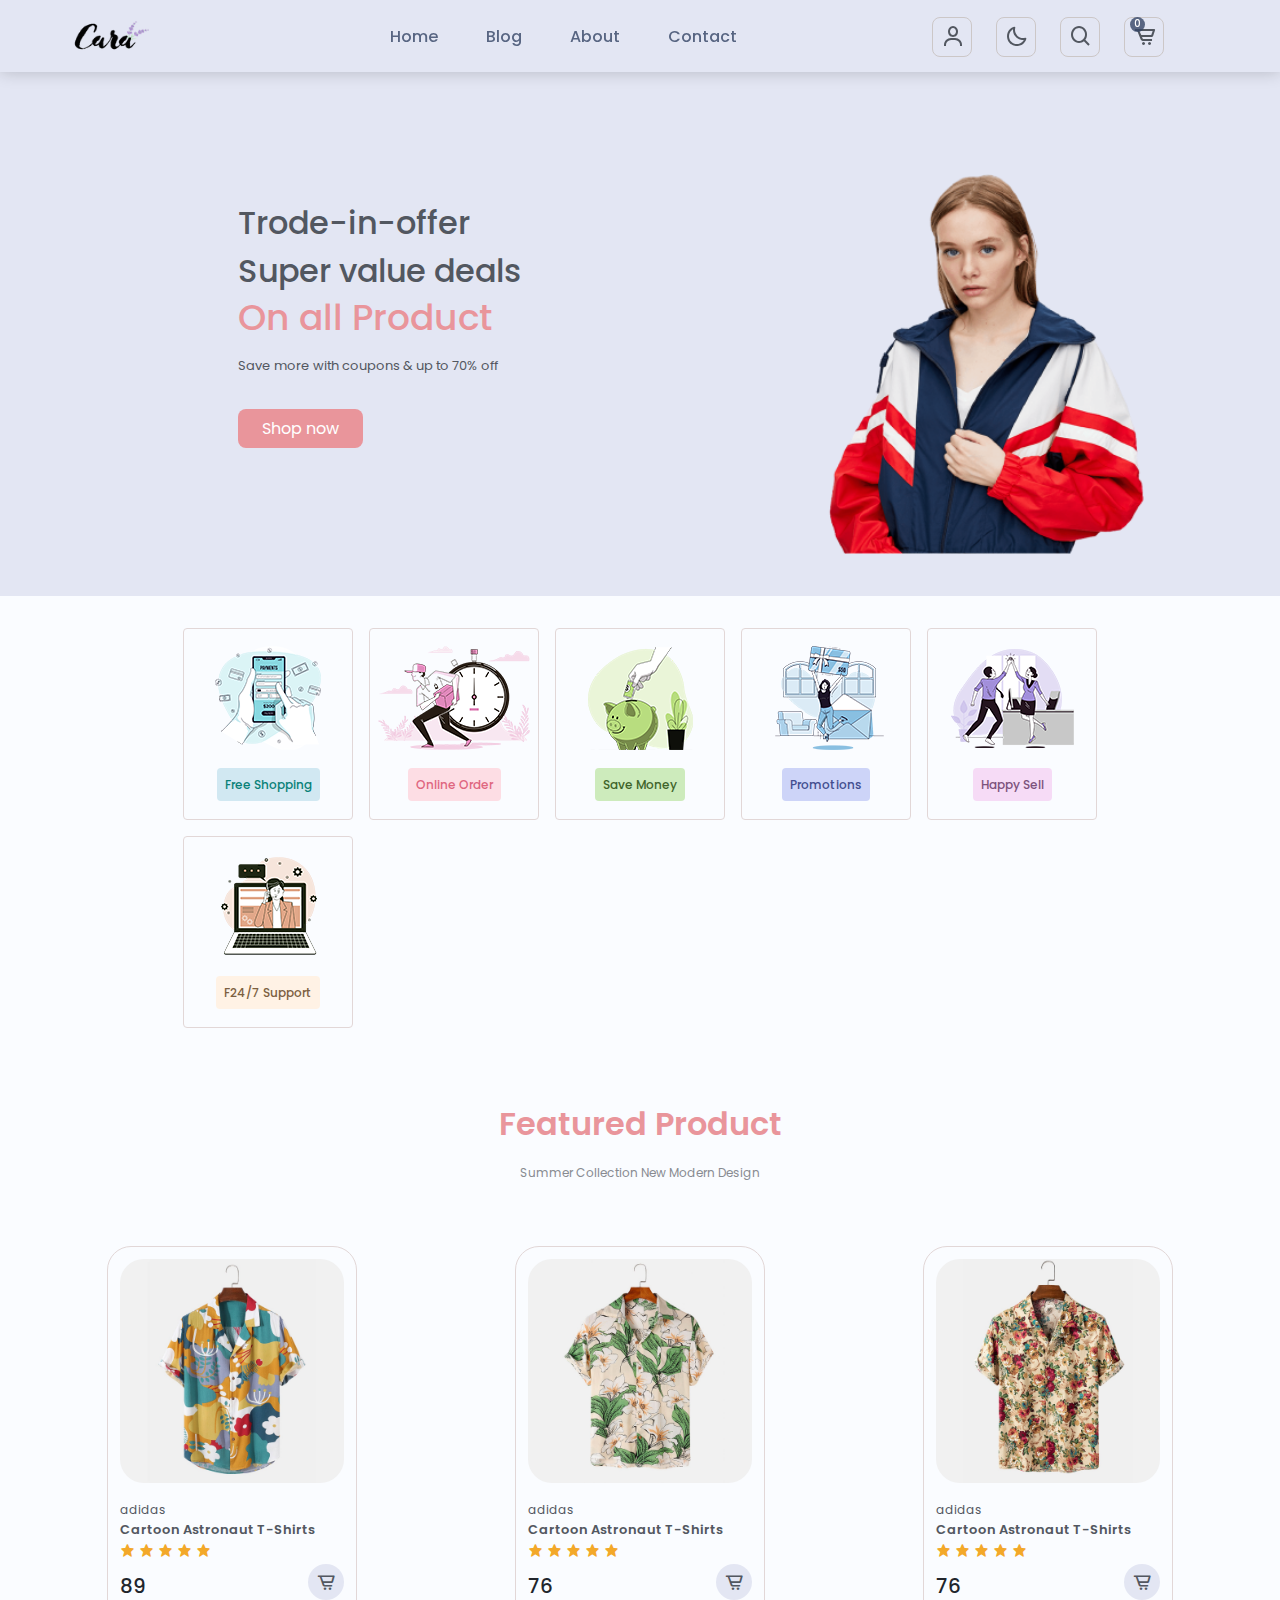
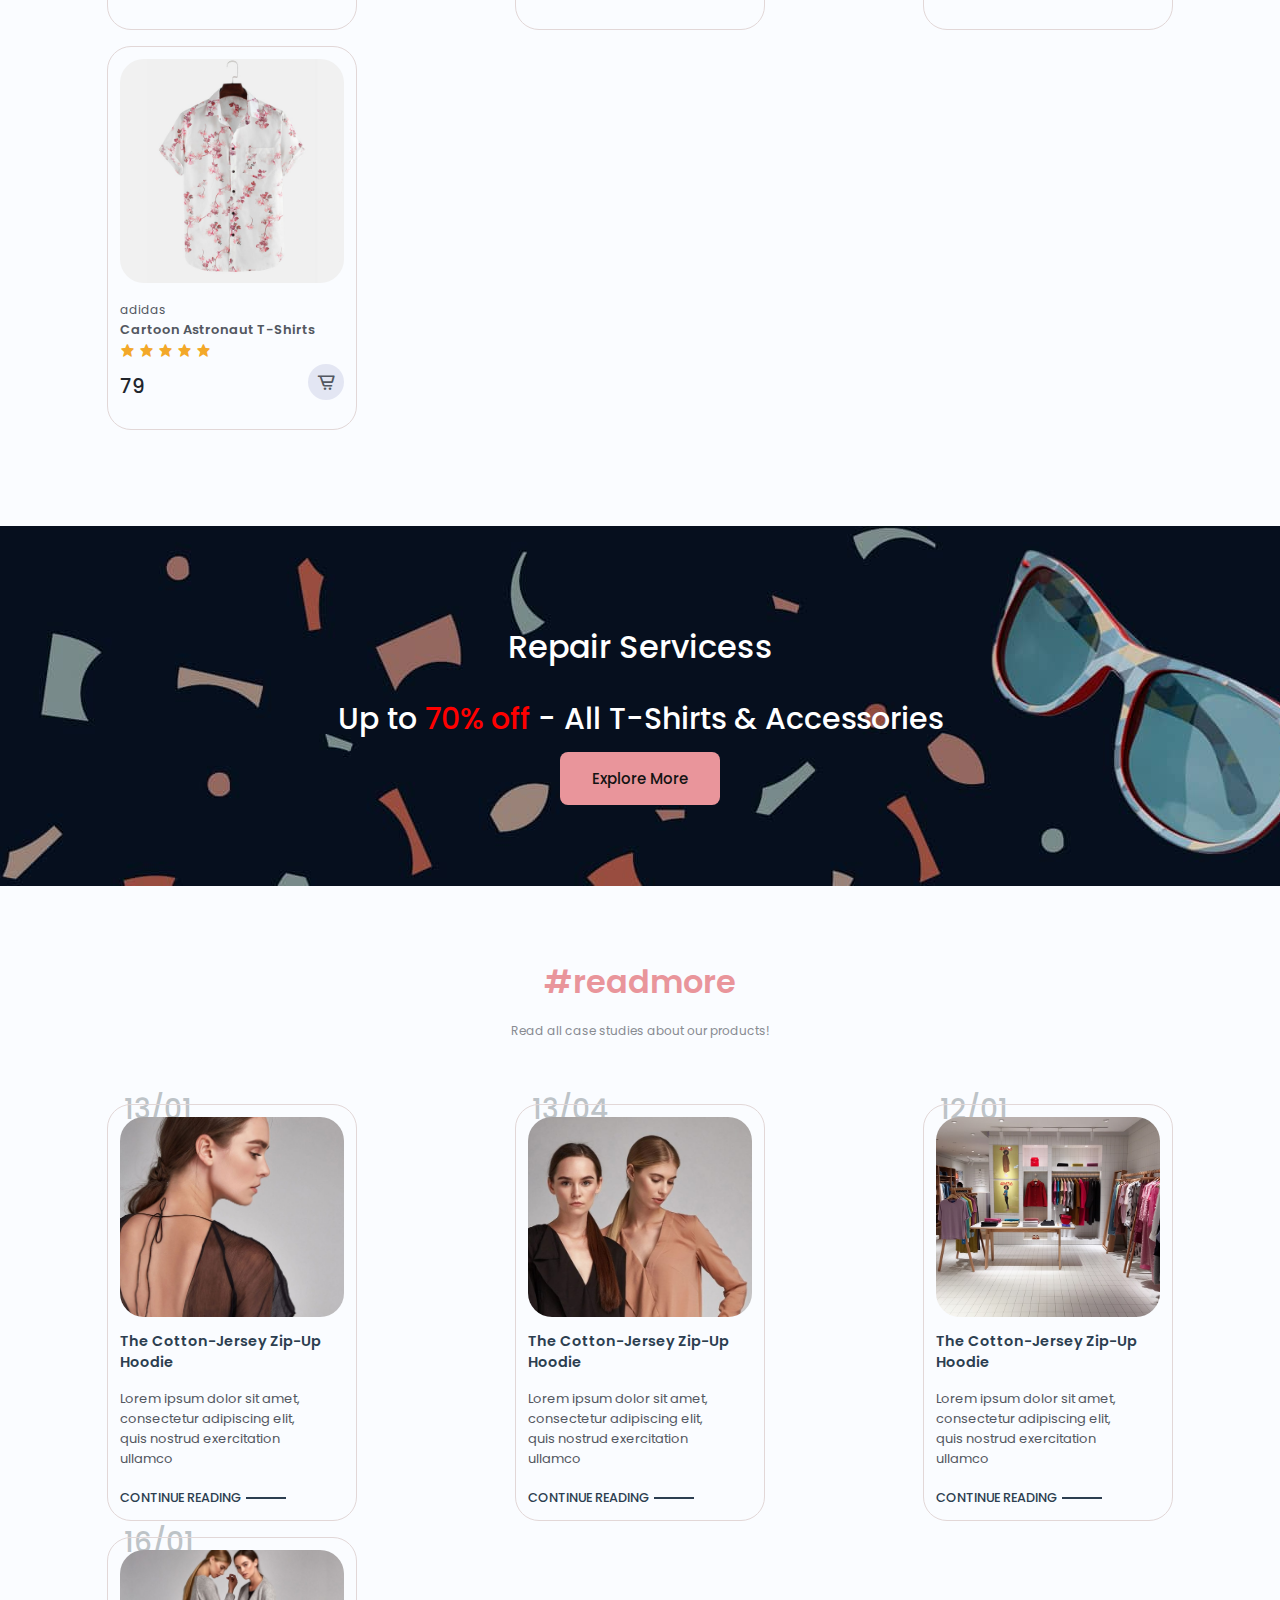
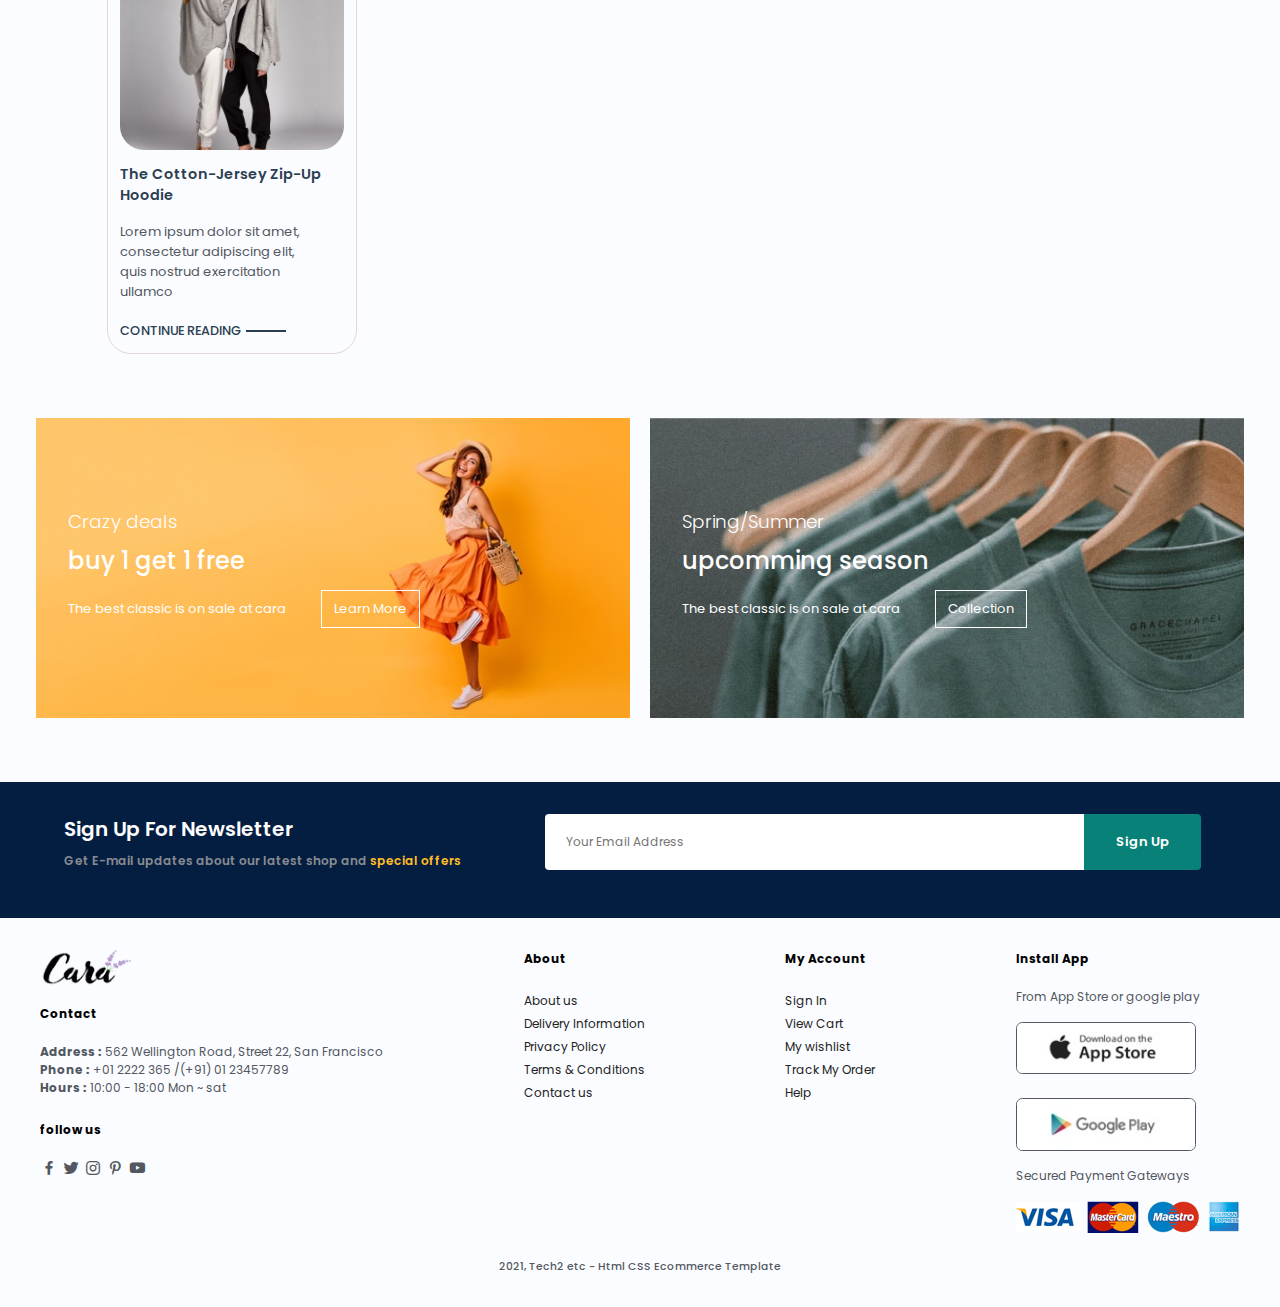
<file: public/index.html>
<!DOCTYPE html>
<html lang="en">
<head>
    <meta charset="UTF-8">
    <meta http-equiv="X-UA-Compatible" content="IE=edge">
    <meta name="viewport" content="width=device-width, initial-scale=1.0">

    <!--============ BOXICONS ============-->
    <link href='https://unpkg.com/boxicons@2.1.4/css/boxicons.min.css' rel='stylesheet'>
    <!--============ CSS ===========-->
    <link rel="stylesheet" href="/src/css/style.css">

    <title>Store Site</title>
</head>
<body>
    <!--============ HEADER ============-->
    <header class="header">
        <nav class="nav container div">
            <img src="/img/logo.png" alt="" class="header__logo">


            <!-- menu in large devices -->

            <div class="nav__menu-desktop">
                <ul class="nav__list nav__desktop">
                    <li class="nav__menu-item">
                        <a href="index.html" class="nav__menu-link ">
                            Home
                        </a>
                    </li>
                    <li class="nav__menu-item">
                        <a href="blog.html" class="nav__menu-link">
                            Blog
                        </a>
                    </li>
                    <li class="nav__menu-item">
                        <a href="about.html" class="nav__menu-link">
                           About
                        </a>
                    </li>
                    <li class="nav__menu-item">
                        <a href="contact.html" class="nav__menu-link">
                            Contact
                        </a>
                    </li>
                </ul>
            </div>

            <div class="nav__icon-desktop">
                <ul class="nav__icon-list">
                    <li class="nav__item">
                        <a href="/public/login.html" class="nav__link  nav__link-icon">
                            <i class='bx bx-user nav__menu-icon'></i>
                        </a>
                    </li>
                    <li class="nav__item">
                        <a href="/public/shop.html" class="nav__link nav__link-icon">
                            <i class='bx bx-moon change-theme nav__menu-icon' id="theme-button"></i>
                        </a>
                    </li>
                    <li class="nav__item">
                        <a href="#" class="nav__link nav__link-icon">
                            <i class='bx bx-search nav__menu-icon'></i>
                        </a>
                    </li>
                    <li class="nav__item">
                        <a href="#" class="nav__link nav__link-icon">
                            <span>0</span>
                            <i class='bx bx-cart-alt nav__menu-icon'></i>
                        </a>
                    </li>

                </ul>
            </div>

            <!-- menu in small & medium devices -->
            <div class="nav__menu">
                <ul class="nav__list">
                    <li class="nav__item">
                        <a href="/public/login.html" class="nav__link ">
                            <i class='bx bx-user nav__menu-icon'></i>
                        </a>
                    </li>
                    <li class="nav__item">
                        <a href="/public/shop.html" class="nav__link">
                            <i class='bx bx-store nav__menu-icon'></i>
                        </a>
                    </li>
                    <li class="nav__item">
                        <a href="#" class="nav__link">
                            <i class='bx bx-search nav__menu-icon'></i>
                        </a>
                    </li>
                    <li class="nav__item">
                        <a href="#" class="nav__link">
                            <span>0</span>
                            <i class='bx bx-cart-alt nav__menu-icon'></i>
                        </a>
                    </li>
                </ul>
            </div>

            <div class="nav__icon">
                 <!-- Theme change button -->
             <i class='bx bx-moon change-theme' id="theme-button"></i>
             
             <!-- hamburger menu  icon-->
             <a href="#" class="hamburger__button"><i class='bx bx-menu'></i></a>
            </div>

            <!-- hamburger  menu -->
            <div class="hamburger__menu">
                <div class="menu__container">
                    <i class='bx bx-x menu__icon-close'></i>
                    <ul class="menu__list">
                        <li class="menu__item">
                            <a href="index.html" class="menu__link active-link-menu" target="blank">Home</a>
                        </li>
                        <li class="menu__item">
                            <a href="/public/blog.html" class="menu__link" target="blank">Blog</a>
                        </li>
                        <li class="menu__item">
                            <a href="about.html" class="menu__link" target="blank">About</a>
                        </li>
                        <li class="menu__item">
                            <a href="contact.html" class="menu__link" target="blank">Contact</a>
                        </li>
                    </ul>
                </div>
            </div>
        </nav>
    </header>

    <!--============ Main ============-->

     <main class="main">
        <!--============ HERO ============ -->
     <section class="hero">
        <div class="hero__container grid">            
                <div class="hero__data">
                    <h2>Trode-in-offer</h2>
                    <h2>Super value deals</h2>
                    <h1>On all Product</h1>
                    <span>Save more with coupons & up to 70% off</span>
                    <div class="hero__button">
                    <a href="shop.html" class="button">Shop now</a>
                    </div>
                </div>
                <div class="hero__info">
                    <img src="/img/hero4.png" alt="" class="hero__img">
                </div>
        </div>
     </section>

    <!--============ FEATURE ============-->
    <section class="feature">
        <div class="feature__container container grid">
            <div class="feature__data">
                <div class="feature__card">
                    <div class="feature__img">
                        <img src="/img/features/f1.png" alt="">
                    </div>
                    <div class="feature__button">
                        <a href="#" class="feature__link">Free Shopping</a>
                    </div>
                </div>
    
                <div class="feature__card">
                    <div class="feature__img">
                        <img src="/img/features/f2.png" alt="">
                    </div>
                    <div class="feature__button">
                        <a href="#" class="feature__link">Online Order</a>
                    </div>
                </div>
    
                <div class="feature__card">
                    <div class="feature__img">
                        <img src="/img/features/f3.png" alt="">
                    </div>
                    <div class="feature__button">
                        <a href="#" class="feature__link">Save Money</a>
                    </div>
                </div>
    
                <div class="feature__card">
                    <div class="feature__img">
                        <img src="/img/features/f4.png" alt="">
                    </div>
                    <div class="feature__button">
                        <a href="#" class="feature__link">Promotions</a>
                    </div>
                </div>
    
                <div class="feature__card">
                    <div class="feature__img">
                        <img src="/img/features/f5.png" alt="">
                    </div>
                    <div class="feature__button">
                        <a href="#" class="feature__link">Happy Sell</a>
                    </div>
                </div>
    
                <div class="feature__card">
                    <div class="feature__img">
                        <img src="/img/features/f6.png" alt="">
                    </div>
                    <div class="feature__button">
                        <a href="#" class="feature__link">F24/7 Support</a>
                    </div>
                </div>
            </div>
        </div>
    </section>

    <!--============ PRODUCT ============-->
    <section class="product section">
        <h2 class="section__title">Featured Product</h2>
        <span class="section__subtitle">
            Summer Collection New Modern Design
        </span>
        <div class="product__container container grid">
            <div class="product__data">
                <div class="product__card">
                    <img src="/img/products/f1.jpg" alt="" class="product__img">
                    <div class="product__info">
                        <span class="product__brand">adidas</span>
                        <h3 class="product__title">
                            Cartoon Astronaut T-Shirts
                        </h3>

                        <div class="product__stars">
                            <i class='bx bxs-star bx-flip-horizontal' style='color:#f3a829'  ></i>
                            <i class='bx bxs-star bx-flip-horizontal' style='color:#f3a829'  ></i>
                            <i class='bx bxs-star bx-flip-horizontal' style='color:#f3a829'  ></i>
                            <i class='bx bxs-star bx-flip-horizontal' style='color:#f3a829'  ></i>
                            <i class='bx bxs-star bx-flip-horizontal' style='color:#f3a829'  ></i>
                        </div>

                        <div class="product__details">
                            <p class="product__price">89</p>

                        <a href="" class="product__link">
                            <i class='bx bx-cart-alt product__link-icon'></i>
                        </a>
                        </div>
                    </div>
                </div>

                <div class="product__card">
                    <img src="/img/products/f2.jpg" alt="" class="product__img">
                    <div class="product__info">
                        <span class="product__brand">adidas</span>
                        <h3 class="product__title">
                            Cartoon Astronaut T-Shirts
                        </h3>

                        <div class="product__stars">
                            <i class='bx bxs-star bx-flip-horizontal' style='color:#f3a829'  ></i>
                            <i class='bx bxs-star bx-flip-horizontal' style='color:#f3a829'  ></i>
                            <i class='bx bxs-star bx-flip-horizontal' style='color:#f3a829'  ></i>
                            <i class='bx bxs-star bx-flip-horizontal' style='color:#f3a829'  ></i>
                            <i class='bx bxs-star bx-flip-horizontal' style='color:#f3a829'  ></i>
                        </div>

                       <div class="product__details">
                            <p class="product__price">76</p>

                            <a href="" class="product__link">
                                <i class='bx bx-cart-alt product__link-icon'></i>
                            </a>
                       </div>
                    </div>
                </div>

                <div class="product__card">
                    <img src="/img/products/f3.jpg" alt="" class="product__img">
                    <div class="product__info">
                        <span class="product__brand">adidas</span>
                        <h3 class="product__title">
                            Cartoon Astronaut T-Shirts
                        </h3>

                        <div class="product__stars">
                           <i class='bx bxs-star bx-flip-horizontal' style='color:#f3a829'  ></i>
                           <i class='bx bxs-star bx-flip-horizontal' style='color:#f3a829'  ></i>
                           <i class='bx bxs-star bx-flip-horizontal' style='color:#f3a829'  ></i>
                           <i class='bx bxs-star bx-flip-horizontal' style='color:#f3a829'  ></i>
                           <i class='bx bxs-star bx-flip-horizontal' style='color:#f3a829'  ></i>
                        </div>

                       <div class="product__details">
                            <p class="product__price">76</p>

                            <a href="" class="product__link">
                                <i class='bx bx-cart-alt product__link-icon'></i>
                            </a>
                       </div>
                    </div>
                </div>

                <div class="product__card">
                    <img src="/img/products/f4.jpg" alt="" class="product__img">
                    <div class="product__info">
                        <span class="product__brand">adidas</span>
                        <h3 class="product__title">
                            Cartoon Astronaut T-Shirts
                        </h3>

                        <div class="product__stars">
                            <i class='bx bxs-star bx-flip-horizontal' style='color:#f3a829'  ></i>
                            <i class='bx bxs-star bx-flip-horizontal' style='color:#f3a829'  ></i>
                            <i class='bx bxs-star bx-flip-horizontal' style='color:#f3a829'  ></i>
                            <i class='bx bxs-star bx-flip-horizontal' style='color:#f3a829'  ></i>
                            <i class='bx bxs-star bx-flip-horizontal' style='color:#f3a829'  ></i>
                        </div>

                        <div class="product__details">
                            <p class="product__price">79</p>

                            <a href="" class="product__link">
                                <i class='bx bx-cart-alt product__link-icon'></i>
                            </a>
                        </div>
                    </div>
                </div>
            </div>
        </div>
    </section>

    <!--============ BANNER ============-->
    <section class="banner">
        <div class="banner__container ">
            <div class="banner__info">
                <h3>Repair Servicess</h3>
                <h1>Up to <span>70% off</span> - All T-Shirts & Accessories</h1>

                <a href="#" class="banner__button button">
                    Explore More
                </a>
            </div>
        </div>
    </section>

    <!--============ BLOG ============-->
    <section class="blog section ">
        <h2 class="section__title">
            #readmore
        </h2>

        <span class="section__subtitle">
            Read all case studies about our products!
        </span>

        <div class="blog__container container grid">
            <div class="blog__data">
                <div class="blog__card">
                    <img src="/img/blog/b1.jpg" alt="" class="blog__img">

                    <div class="blog__info">
                        <h3 class="blog__title">
                            The Cotton-Jersey Zip-Up Hoodie
                        </h3>

                        <p class="blog__description">
                            Lorem ipsum dolor sit amet,
                            consectetur adipiscing elit, quis
                            nostrud exercitation ullamco
                        </p>

                        <a href="#" class="blog__button">CONTINUE READING</a>
                    </div>
                    <span class="blog__date">13/01</span>
                </div>

                <div class="blog__card">
                    <img src="/img/blog/b2.jpg" alt="" class="blog__img">

                    <div class="blog__info">
                        <h3 class="blog__title">
                            The Cotton-Jersey Zip-Up Hoodie
                        </h3>

                        <p class="blog__description">
                            Lorem ipsum dolor sit amet,
                            consectetur adipiscing elit, quis
                            nostrud exercitation ullamco
                        </p>

                        <a href="#" class="blog__button">CONTINUE READING</a>

                        <span class="blog__date">13/04</span>
                    </div>
                </div>

                <div class="blog__card">
                    <img src="/img/blog/b3.jpg" alt="" class="blog__img">

                    <div class="blog__info">
                        <h3 class="blog__title">
                            The Cotton-Jersey Zip-Up Hoodie
                        </h3>

                        <p class="blog__description">
                            Lorem ipsum dolor sit amet,
                            consectetur adipiscing elit, quis
                            nostrud exercitation ullamco
                        </p>

                        <a href="#" class="blog__button">CONTINUE READING</a>

                        <span class="blog__date">12/01</span>
                    </div>
                </div>

                <div class="blog__card">
                    <img src="/img/blog/b4.jpg" alt="" class="blog__img">

                    <div class="blog__info">
                        <h3 class="blog__title">
                            The Cotton-Jersey Zip-Up Hoodie
                        </h3>

                        <p class="blog__description">
                            Lorem ipsum dolor sit amet,
                            consectetur adipiscing elit, quis
                            nostrud exercitation ullamco 
                        </p>

                        <a href="#" class="blog__button">CONTINUE READING</a>

                        <span class="blog__date">16/01</span>
                    </div>
                </div>
            </div>
        </div>
    </section>

    <!--============ SMALL BANNER ============-->
    <section class="sm-banner">
        <div class="sm-banner__container container grid">
            <div class="sm-banner__box banner_box1">
                <div class="sm-banner__data">
                    <h4 class="sm-banner__title">
                        Crazy deals
                    </h4>
                    <h1 class="sm-banner__info">
                        buy 1 get 1 free
                    </h1>
                    <span class="sm-banner-details">
                        The best classic is on sale at cara
                    </span>
    
                    <a href="#" class="sm-banner__button ">
                        Learn More
                    </a>
                </div>
            </div>
            <div class="sm-banner__box banner_box2">
                <div class="sm-banner__data">
                    <h4 class="sm-banner__title">
                        Spring/Summer
                    </h4>
                    <h1 class="sm-banner__info">
                        upcomming season
                    </h1>
                    <span class="sm-banner-details">
                        The best classic is on sale at cara
                    </span>
    
                    <a href="#" class="sm-banner__button">
                        Collection
                    </a>
                </div>
            </div>
        </div>
    </section>

    <!--============ NEWS LETTER ============-->
    <section class="newsletter">
        <div class="news__container grid">
                <div class="news__data">
                    <h2 class="news__title">
                        Sign Up For Newsletter
                    </h2>
    
                    <p class="news__description">
                        Get E-mail updates about our latest shop and <span>special offers</span>
                    </p>
                </div>
    
                <div class="news__form">
                    <input type="text" class="news__input" placeholder="Your Email Address">
    
                    <button class="news__button">Sign Up</button>
    
                </div>
        </div>
    </section>

 </main>

    <!--============ FOOTER ============-->
    <footer class="footer">
        <div class="footer__container grid container">
            <div class="footer__data div">
                <div class="footer__col contact">
                    <img src="/img/logo.png" alt="" class="footer__logo">
                    <h4 class="footer__title ">Contact</h4>

                    <div class="footer__info">
                        <ul class="footer__list">
                            <p><strong>Address : </strong> 562 Wellington Road, Street 22, San Francisco</p>
                            <p><strong>Phone : </strong> +01 2222 365 /(+91) 01 23457789</p>
                            <p><strong>Hours :</strong> 10:00 - 18:00 Mon ~ sat</p>
                        </ul>
                    </div>

                    <div class="follow">
                        <h4 class="footer__title">
                            follow us
                        </h4>
                        <div class="follow__icon">
                            <ul class="follow__icon-list">
                                <i class='bx bxl-facebook'></i>
                                <i class='bx bxl-twitter'></i>
                                <i class='bx bxl-instagram'></i>
                                <i class='bx bxl-pinterest-alt'></i>
                                <i class='bx bxl-youtube'></i>
                            </ul>
                        </div>
                    </div>
                </div>

                <div class="footer__col about">
                    <h4 class="footer__title"> About</h4>

                    <div class="footer__info">
                        <ul class="footer__list">
                            <li class="footer__item">
                                <a href="#" class="footer__link">About us</a>
                            </li>
                            <li class="footer__item">
                                <a href="#" class="footer__link">Delivery Information</a>
                            </li>
                            <li class="footer__item">
                                <a href="#" class="footer__link">Privacy Policy</a>
                            </li>
                            <li class="footer__item">
                                <a href="#" class="footer__link">Terms & Conditions</a>
                            </li>
                            <li class="footer__item">
                                <a href="#" class="footer__link">Contact us</a>
                            </li>
                        </ul>
                    </div>
                </div>

                <div class="footer__col account">
                    <h4 class="footer__title">My Account</h4>

                    <div class="footer__info">
                        <ul class="footer__list">
                            <li class="footer__item">
                                <a href="#" class="footer__link">Sign In</a>
                            </li>
                            <li class="footer__item">
                                <a href="#" class="footer__link">View Cart</a>
                            </li>
                            <li class="footer__item">
                                <a href="#" class="footer__link">My wishlist</a>
                            </li>
                            <li class="footer__item">
                                <a href="#" class="footer__link">Track My Order</a>
                            </li>
                            <li class="footer__item">
                                <a href="#" class="footer__link">Help</a>
                            </li>
                        </ul>
                    </div>
                </div>

                <div class="footer__col installapp">
                    <h4 class="footer__title">
                        Install App
                    </h4>

                    <p class="footer__text">
                        From App Store or google play
                    </p>

                    <div class="footer__app-img">
                        <img src="/img/pay/app.jpg" alt="">
                        <img src="/img/pay/play.jpg" alt="">
                    </div>

                    <p class="footer__text">Secured Payment Gateways</p>
                    <img src="/img/pay/pay.png" alt="" class="installapp__img">
                </div>
            </div>

            <div class="footer__copy">
                <p>2021, Tech2 etc - Html CSS Ecommerce Template</p>
            </div>
        </div>
    </footer>
    
    <!--============ SCRIPT ============-->
    <script src="/src/js/app.js"></script>
</body>
</html>
</file>
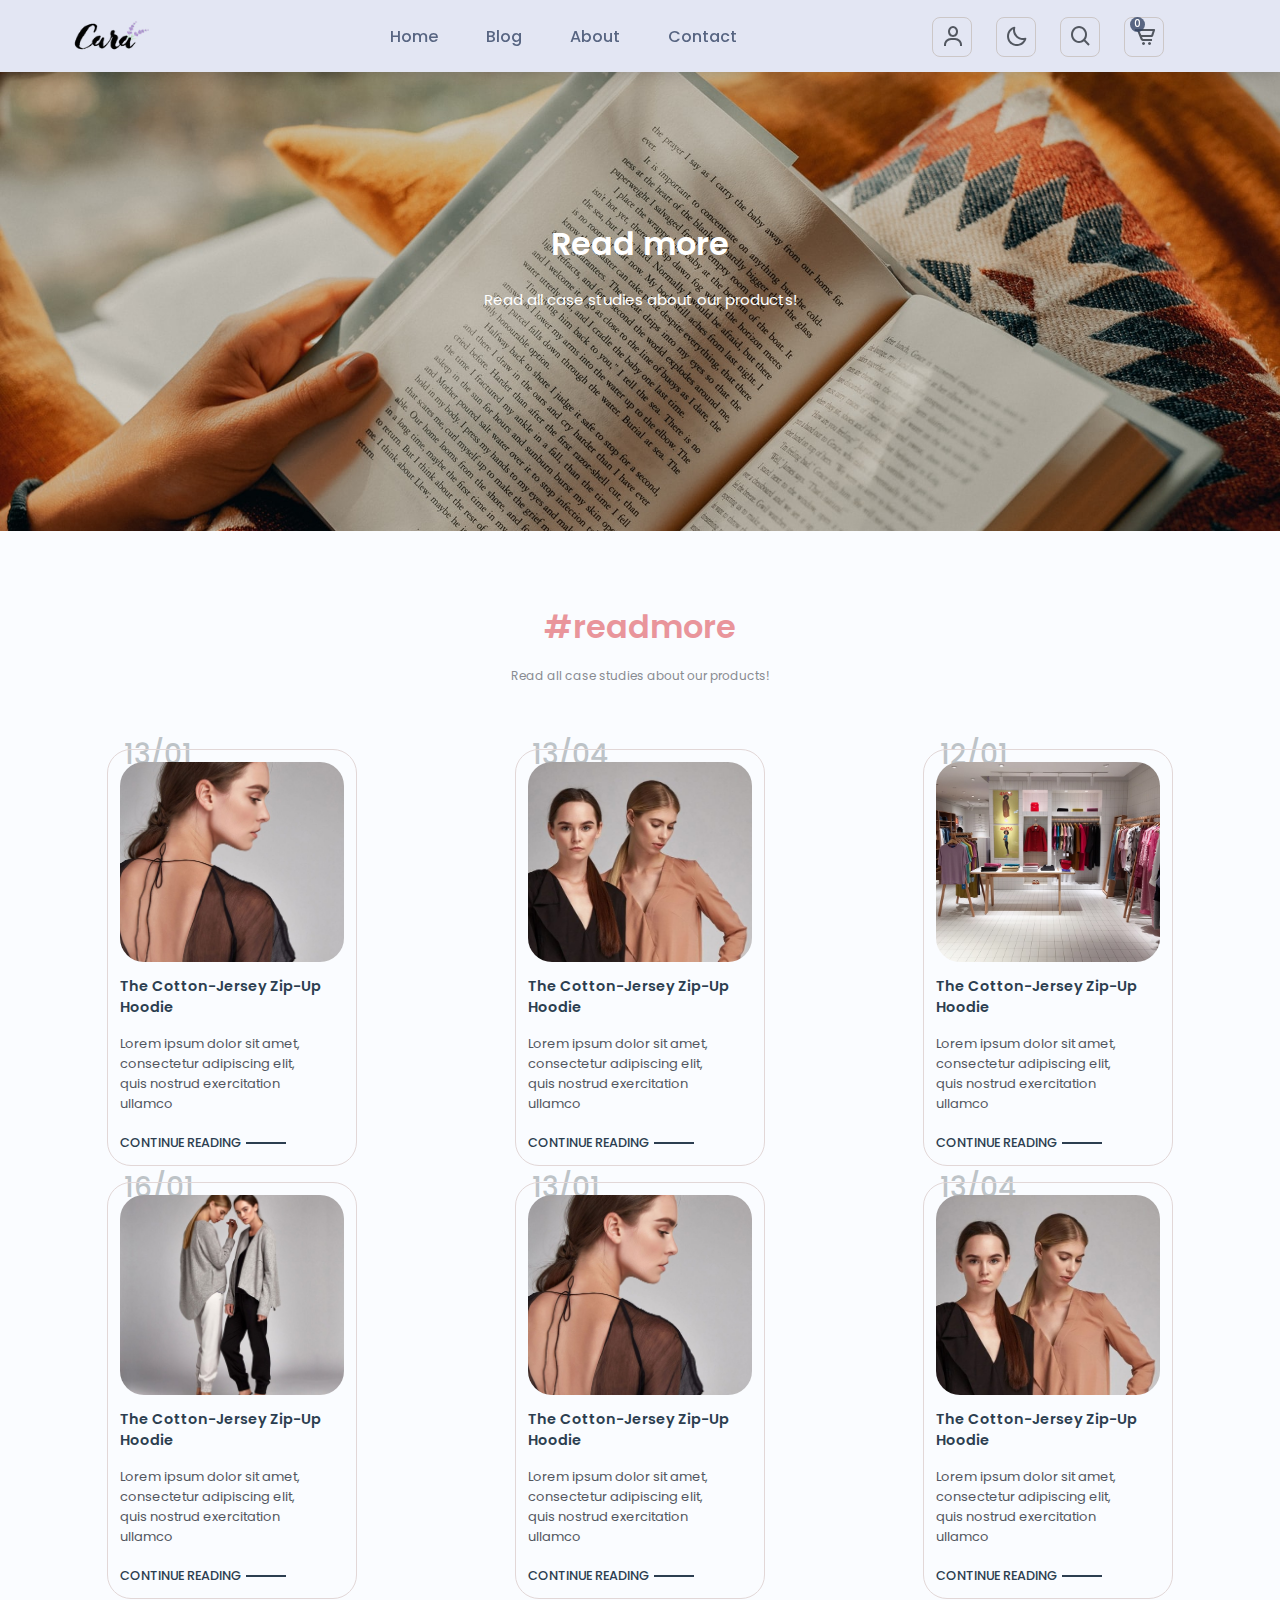
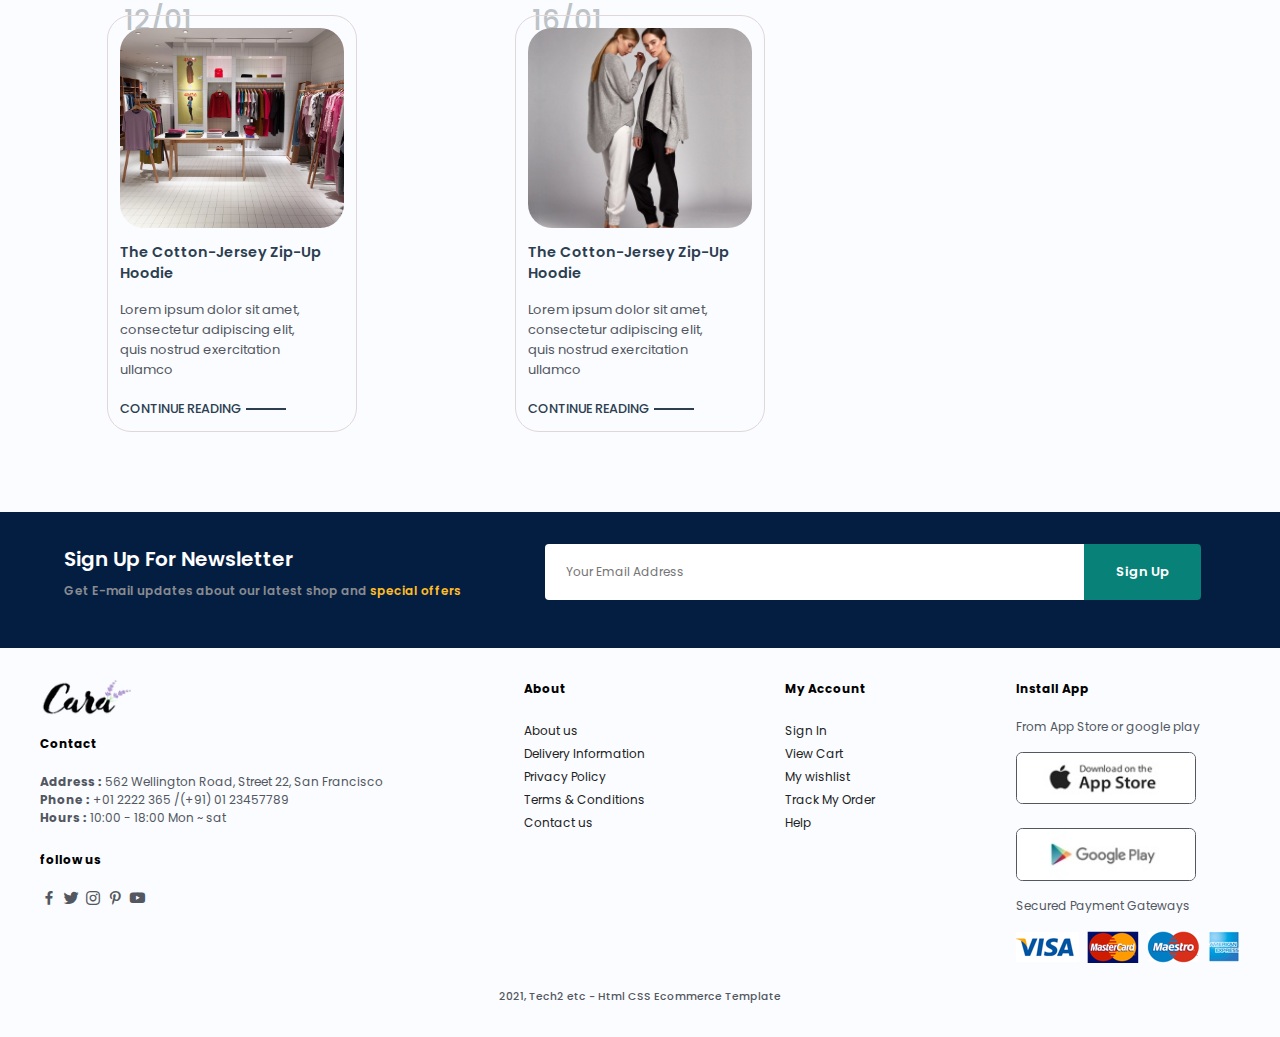
<file: public/blog.html>
<!DOCTYPE html>
<html lang="en">
<head>
    <meta charset="UTF-8">
    <meta http-equiv="X-UA-Compatible" content="IE=edge">
    <meta name="viewport" content="width=device-width, initial-scale=1.0">

    <!--============ BOXICONS ============-->
    <link href='https://unpkg.com/boxicons@2.1.4/css/boxicons.min.css' rel='stylesheet'>
    <!--============ CSS ===========-->
    <link rel="stylesheet" href="/src/css/style.css">

    <title>Store Site</title>
</head>
<body>
     <!--============ HEADER ============-->
     <header class="header">
        <nav class="nav container div">
            <img src="/img/logo.png" alt="" class="header__logo">


            <!-- menu in large devices -->

            <div class="nav__menu-desktop">
                <ul class="nav__list nav__desktop">
                    <li class="nav__menu-item">
                        <a href="index.html" class="nav__menu-link ">
                            Home
                        </a>
                    </li>
                    <li class="nav__menu-item">
                        <a href="blog.html" class="nav__menu-link">
                            Blog
                        </a>
                    </li>
                    <li class="nav__menu-item">
                        <a href="about.html" class="nav__menu-link">
                           About
                        </a>
                    </li>
                    <li class="nav__menu-item">
                        <a href="contact.html" class="nav__menu-link">
                            Contact
                        </a>
                    </li>
                </ul>
            </div>

            <div class="nav__icon-desktop">
                <ul class="nav__icon-list">
                    <li class="nav__item">
                        <a href="/public/login.html" class="nav__link  nav__link-icon">
                            <i class='bx bx-user nav__menu-icon'></i>
                        </a>
                    </li>
                    <li class="nav__item">
                        <a href="/public/shop.html" class="nav__link nav__link-icon">
                            <i class='bx bx-moon change-theme nav__menu-icon' id="theme-button"></i>
                        </a>
                    </li>
                    <li class="nav__item">
                        <a href="#" class="nav__link nav__link-icon">
                            <i class='bx bx-search nav__menu-icon'></i>
                        </a>
                    </li>
                    <li class="nav__item">
                        <a href="#" class="nav__link nav__link-icon">
                            <span>0</span>
                            <i class='bx bx-cart-alt nav__menu-icon'></i>
                        </a>
                    </li>

                </ul>
            </div>

            <!-- menu in small & medium devices -->
            <div class="nav__menu">
                <ul class="nav__list">
                    <li class="nav__item">
                        <a href="/public/login.html" class="nav__link ">
                            <i class='bx bx-user nav__menu-icon'></i>
                        </a>
                    </li>
                    <li class="nav__item">
                        <a href="/public/shop.html" class="nav__link">
                            <i class='bx bx-store nav__menu-icon'></i>
                        </a>
                    </li>
                    <li class="nav__item">
                        <a href="#" class="nav__link">
                            <i class='bx bx-search nav__menu-icon'></i>
                        </a>
                    </li>
                    <li class="nav__item">
                        <a href="#" class="nav__link">
                            <span>0</span>
                            <i class='bx bx-cart-alt nav__menu-icon'></i>
                        </a>
                    </li>
                </ul>
            </div>

            <div class="nav__icon">
                 <!-- Theme change button -->
             <i class='bx bx-moon change-theme' id="theme-button"></i>
             
             <!-- hamburger menu  icon-->
             <a href="#" class="hamburger__button"><i class='bx bx-menu'></i></a>
            </div>

            <!-- hamburger  menu -->
            <div class="hamburger__menu">
                <div class="menu__container">
                    <i class='bx bx-x menu__icon-close'></i>
                    <ul class="menu__list">
                        <li class="menu__item">
                            <a href="index.html" class="menu__link active-link-menu" target="blank">Home</a>
                        </li>
                        <li class="menu__item">
                            <a href="/public/blog.html" class="menu__link" target="blank">Blog</a>
                        </li>
                        <li class="menu__item">
                            <a href="about.html" class="menu__link" target="blank">About</a>
                        </li>
                        <li class="menu__item">
                            <a href="contact.html" class="menu__link" target="blank">Contact</a>
                        </li>
                    </ul>
                </div>
            </div>
        </nav>
    </header>

     <!--============ Blog Banner ============-->
     <section class="blog__banner">
        <h2 class="blog-title">Read more</h2>
        <p class="blog-description">
          Read all case studies about our products!
        </p>
     </section>


     <!--============ BLOG ============-->
    <section class="blog section ">
        <h2 class="section__title">
            #readmore
        </h2>

        <span class="section__subtitle">
            Read all case studies about our products!
        </span>

        <div class="blog__container container grid">
            <div class="blog__data">
                <div class="blog__card">
                    <img src="/img/blog/b1.jpg" alt="" class="blog__img">

                    <div class="blog__info">
                        <h3 class="blog__title">
                            The Cotton-Jersey Zip-Up Hoodie
                        </h3>

                        <p class="blog__description">
                            Lorem ipsum dolor sit amet,
                            consectetur adipiscing elit, quis
                            nostrud exercitation ullamco
                        </p>

                        <a href="#" class="blog__button">CONTINUE READING</a>
                    </div>
                    <span class="blog__date">13/01</span>
                </div>

                <div class="blog__card">
                    <img src="/img/blog/b2.jpg" alt="" class="blog__img">

                    <div class="blog__info">
                        <h3 class="blog__title">
                            The Cotton-Jersey Zip-Up Hoodie
                        </h3>

                        <p class="blog__description">
                            Lorem ipsum dolor sit amet,
                            consectetur adipiscing elit, quis
                            nostrud exercitation ullamco
                        </p>

                        <a href="#" class="blog__button">CONTINUE READING</a>

                        <span class="blog__date">13/04</span>
                    </div>
                </div>

                <div class="blog__card">
                    <img src="/img/blog/b3.jpg" alt="" class="blog__img">

                    <div class="blog__info">
                        <h3 class="blog__title">
                            The Cotton-Jersey Zip-Up Hoodie
                        </h3>

                        <p class="blog__description">
                            Lorem ipsum dolor sit amet,
                            consectetur adipiscing elit, quis
                            nostrud exercitation ullamco
                        </p>

                        <a href="#" class="blog__button">CONTINUE READING</a>

                        <span class="blog__date">12/01</span>
                    </div>
                </div>

                <div class="blog__card">
                    <img src="/img/blog/b4.jpg" alt="" class="blog__img">

                    <div class="blog__info">
                        <h3 class="blog__title">
                            The Cotton-Jersey Zip-Up Hoodie
                        </h3>

                        <p class="blog__description">
                            Lorem ipsum dolor sit amet,
                            consectetur adipiscing elit, quis
                            nostrud exercitation ullamco 
                        </p>

                        <a href="#" class="blog__button">CONTINUE READING</a>

                        <span class="blog__date">16/01</span>
                    </div>
                </div>

                <div class="blog__card">
                    <img src="/img/blog/b1.jpg" alt="" class="blog__img">

                    <div class="blog__info">
                        <h3 class="blog__title">
                            The Cotton-Jersey Zip-Up Hoodie
                        </h3>

                        <p class="blog__description">
                            Lorem ipsum dolor sit amet,
                            consectetur adipiscing elit, quis
                            nostrud exercitation ullamco
                        </p>

                        <a href="#" class="blog__button">CONTINUE READING</a>
                    </div>
                    <span class="blog__date">13/01</span>
                </div>

                <div class="blog__card">
                    <img src="/img/blog/b2.jpg" alt="" class="blog__img">

                    <div class="blog__info">
                        <h3 class="blog__title">
                            The Cotton-Jersey Zip-Up Hoodie
                        </h3>

                        <p class="blog__description">
                            Lorem ipsum dolor sit amet,
                            consectetur adipiscing elit, quis
                            nostrud exercitation ullamco
                        </p>

                        <a href="#" class="blog__button">CONTINUE READING</a>

                        <span class="blog__date">13/04</span>
                    </div>
                </div>

                <div class="blog__card">
                    <img src="/img/blog/b3.jpg" alt="" class="blog__img">

                    <div class="blog__info">
                        <h3 class="blog__title">
                            The Cotton-Jersey Zip-Up Hoodie
                        </h3>

                        <p class="blog__description">
                            Lorem ipsum dolor sit amet,
                            consectetur adipiscing elit, quis
                            nostrud exercitation ullamco
                        </p>

                        <a href="#" class="blog__button">CONTINUE READING</a>

                        <span class="blog__date">12/01</span>
                    </div>
                </div>

                <div class="blog__card">
                    <img src="/img/blog/b4.jpg" alt="" class="blog__img">

                    <div class="blog__info">
                        <h3 class="blog__title">
                            The Cotton-Jersey Zip-Up Hoodie
                        </h3>

                        <p class="blog__description">
                            Lorem ipsum dolor sit amet,
                            consectetur adipiscing elit, quis
                            nostrud exercitation ullamco 
                        </p>

                        <a href="#" class="blog__button">CONTINUE READING</a>

                        <span class="blog__date">16/01</span>
                    </div>
                </div>
            </div>
        </div>
    </section>

     <!--============ NEWS LETTER ============-->
     <section class="newsletter">
        <div class="news__container grid">
                <div class="news__data">
                    <h2 class="news__title">
                        Sign Up For Newsletter
                    </h2>
    
                    <p class="news__description">
                        Get E-mail updates about our latest shop and <span>special offers</span>
                    </p>
                </div>
    
                <div class="news__form">
                    <input type="text" class="news__input" placeholder="Your Email Address">
    
                    <button class="news__button">Sign Up</button>
    
                </div>
        </div>
     </section>


    <!--============ FOOTER ============-->
    <footer class="footer">
        <div class="footer__container grid container">
            <div class="footer__data div">
                <div class="footer__col contact">
                    <img src="/img/logo.png" alt="" class="footer__logo">
                    <h4 class="footer__title ">Contact</h4>

                    <div class="footer__info">
                        <ul class="footer__list">
                            <p><strong>Address : </strong> 562 Wellington Road, Street 22, San Francisco</p>
                            <p><strong>Phone : </strong> +01 2222 365 /(+91) 01 23457789</p>
                            <p><strong>Hours :</strong> 10:00 - 18:00 Mon ~ sat</p>
                        </ul>
                    </div>

                    <div class="follow">
                        <h4 class="footer__title">
                            follow us
                        </h4>
                        <div class="follow__icon">
                            <ul class="follow__icon-list">
                                <i class='bx bxl-facebook'></i>
                                <i class='bx bxl-twitter'></i>
                                <i class='bx bxl-instagram'></i>
                                <i class='bx bxl-pinterest-alt'></i>
                                <i class='bx bxl-youtube'></i>
                            </ul>
                        </div>
                    </div>
                </div>

                <div class="footer__col about">
                    <h4 class="footer__title"> About</h4>

                    <div class="footer__info">
                        <ul class="footer__list">
                            <li class="footer__item">
                                <a href="#" class="footer__link">About us</a>
                            </li>
                            <li class="footer__item">
                                <a href="#" class="footer__link">Delivery Information</a>
                            </li>
                            <li class="footer__item">
                                <a href="#" class="footer__link">Privacy Policy</a>
                            </li>
                            <li class="footer__item">
                                <a href="#" class="footer__link">Terms & Conditions</a>
                            </li>
                            <li class="footer__item">
                                <a href="#" class="footer__link">Contact us</a>
                            </li>
                        </ul>
                    </div>
                </div>

                <div class="footer__col account">
                    <h4 class="footer__title">My Account</h4>

                    <div class="footer__info">
                        <ul class="footer__list">
                            <li class="footer__item">
                                <a href="#" class="footer__link">Sign In</a>
                            </li>
                            <li class="footer__item">
                                <a href="#" class="footer__link">View Cart</a>
                            </li>
                            <li class="footer__item">
                                <a href="#" class="footer__link">My wishlist</a>
                            </li>
                            <li class="footer__item">
                                <a href="#" class="footer__link">Track My Order</a>
                            </li>
                            <li class="footer__item">
                                <a href="#" class="footer__link">Help</a>
                            </li>
                        </ul>
                    </div>
                </div>

                <div class="footer__col installapp">
                    <h4 class="footer__title">
                        Install App
                    </h4>

                    <p class="footer__text">
                        From App Store or google play
                    </p>

                    <div class="footer__app-img">
                        <img src="/img/pay/app.jpg" alt="">
                        <img src="/img/pay/play.jpg" alt="">
                    </div>

                    <p class="footer__text">Secured Payment Gateways</p>
                    <img src="/img/pay/pay.png" alt="" class="installapp__img">
                </div>
            </div>

            <div class="footer__copy">
                <p>2021, Tech2 etc - Html CSS Ecommerce Template</p>
            </div>
        </div>
    </footer>
    
    <!--============ SCRIPT ============-->
    <script src="/src/js/app.js"></script>
</body>
</html>
</file>
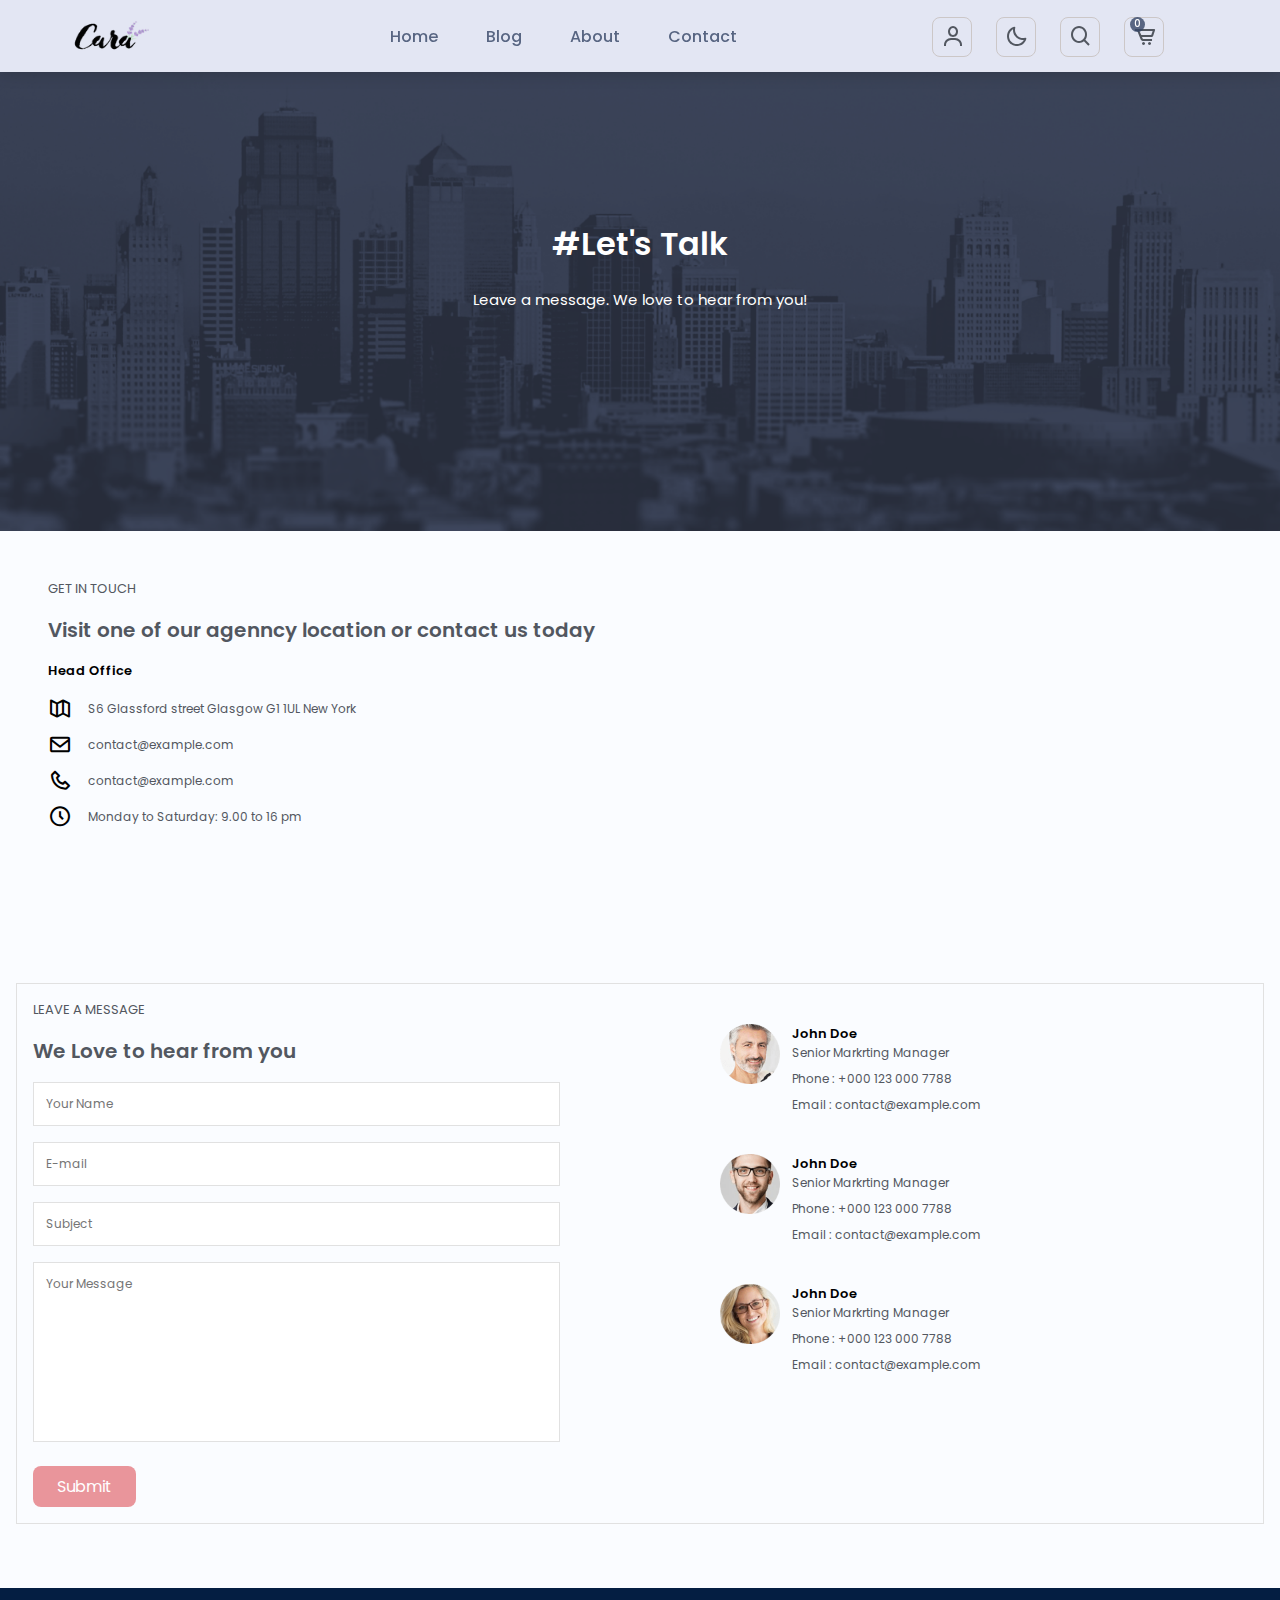
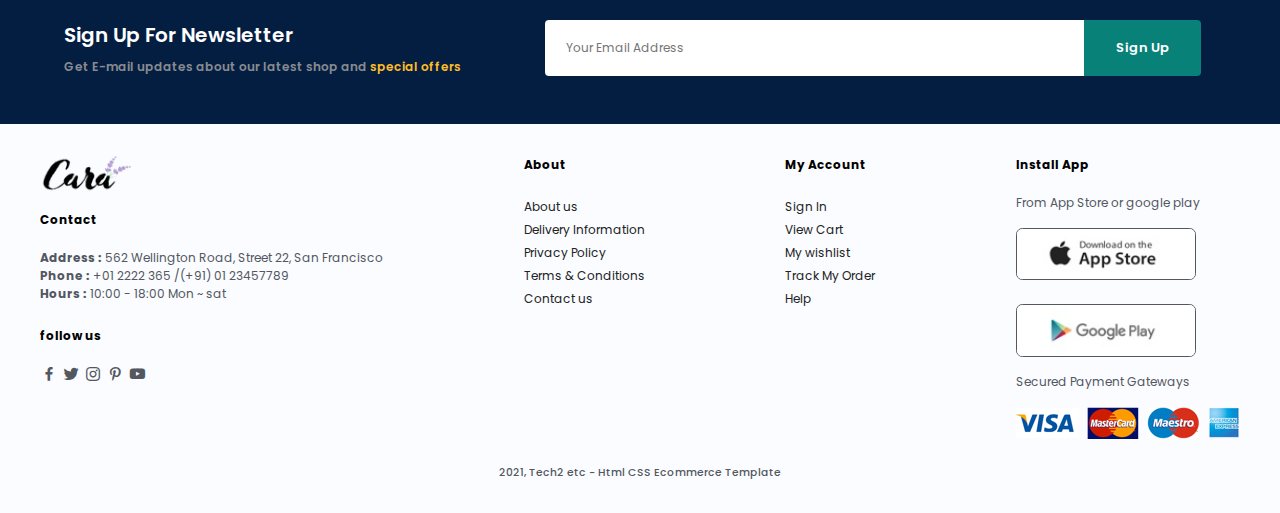
<file: public/contact.html>
<!DOCTYPE html>
<html lang="en">
<head>
    <meta charset="UTF-8">
    <meta http-equiv="X-UA-Compatible" content="IE=edge">
    <meta name="viewport" content="width=device-width, initial-scale=1.0">

      <!--============ BOXICONS ============-->
      <link href='https://unpkg.com/boxicons@2.1.4/css/boxicons.min.css' rel='stylesheet'>
      <!--============ CSS ===========-->
      <link rel="stylesheet" href="/src/css/style.css">

    <title>Store Site</title>
</head>
<body>
     <!--============ HEADER ============-->
     <header class="header">
        <nav class="nav container div">
            <img src="/img/logo.png" alt="" class="header__logo">


            <!-- menu in large devices -->

            <div class="nav__menu-desktop">
                <ul class="nav__list nav__desktop">
                    <li class="nav__menu-item">
                        <a href="index.html" class="nav__menu-link ">
                            Home
                        </a>
                    </li>
                    <li class="nav__menu-item">
                        <a href="blog.html" class="nav__menu-link">
                            Blog
                        </a>
                    </li>
                    <li class="nav__menu-item">
                        <a href="about.html" class="nav__menu-link">
                           About
                        </a>
                    </li>
                    <li class="nav__menu-item">
                        <a href="contact.html" class="nav__menu-link">
                            Contact
                        </a>
                    </li>
                </ul>
            </div>

            <div class="nav__icon-desktop">
                <ul class="nav__icon-list">
                    <li class="nav__item">
                        <a href="/public/login.html" class="nav__link  nav__link-icon">
                            <i class='bx bx-user nav__menu-icon'></i>
                        </a>
                    </li>
                    <li class="nav__item">
                        <a href="/public/shop.html" class="nav__link nav__link-icon">
                            <i class='bx bx-moon change-theme nav__menu-icon' id="theme-button"></i>
                        </a>
                    </li>
                    <li class="nav__item">
                        <a href="#" class="nav__link nav__link-icon">
                            <i class='bx bx-search nav__menu-icon'></i>
                        </a>
                    </li>
                    <li class="nav__item">
                        <a href="#" class="nav__link nav__link-icon">
                            <span>0</span>
                            <i class='bx bx-cart-alt nav__menu-icon'></i>
                        </a>
                    </li>

                </ul>
            </div>

            <!-- menu in small & medium devices -->
            <div class="nav__menu">
                <ul class="nav__list">
                    <li class="nav__item">
                        <a href="/public/login.html" class="nav__link ">
                            <i class='bx bx-user nav__menu-icon'></i>
                        </a>
                    </li>
                    <li class="nav__item">
                        <a href="/public/shop.html" class="nav__link">
                            <i class='bx bx-store nav__menu-icon'></i>
                        </a>
                    </li>
                    <li class="nav__item">
                        <a href="#" class="nav__link">
                            <i class='bx bx-search nav__menu-icon'></i>
                        </a>
                    </li>
                    <li class="nav__item">
                        <a href="#" class="nav__link">
                            <span>0</span>
                            <i class='bx bx-cart-alt nav__menu-icon'></i>
                        </a>
                    </li>
                </ul>
            </div>

            <div class="nav__icon">
                 <!-- Theme change button -->
             <i class='bx bx-moon change-theme' id="theme-button"></i>
             
             <!-- hamburger menu  icon-->
             <a href="#" class="hamburger__button"><i class='bx bx-menu'></i></a>
            </div>

            <!-- hamburger  menu -->
            <div class="hamburger__menu">
                <div class="menu__container">
                    <i class='bx bx-x menu__icon-close'></i>
                    <ul class="menu__list">
                        <li class="menu__item">
                            <a href="index.html" class="menu__link active-link-menu" target="blank">Home</a>
                        </li>
                        <li class="menu__item">
                            <a href="/public/blog.html" class="menu__link" target="blank">Blog</a>
                        </li>
                        <li class="menu__item">
                            <a href="about.html" class="menu__link" target="blank">About</a>
                        </li>
                        <li class="menu__item">
                            <a href="contact.html" class="menu__link" target="blank">Contact</a>
                        </li>
                    </ul>
                </div>
            </div>
        </nav>
    </header>

    <!--============Contact Banner ============-->
    <section class="contact__banner">
        <h2 class="contact__title">#Let's Talk</h2>
        <p class="contact__description">
            Leave a message. We love to hear from you!
        </p>
    </section>

    <!--============ Contact Data ============-->
    <section class="contact-section">
        <div class="contact__container container grid">
            <div class="contact__data">
                <p class="contact__data-title"> GET IN TOUCH</p>
    
                <h1>
                    Visit one of our agenncy location or contact us today
                </h1>
    
                <h3>
                    Head Office
                </h3>
    
                <div class="contact__info">
                    <ul class="contact__list">
                        <li class="contact__item">
                            <i class='bx bx-map-alt contact__icon'></i>
                            <p>S6 Glassford street Glasgow G1 1UL New York</p>
                        </li>
    
                        <li class="contact__item">
                            <i class='bx bx-envelope contact__icon'></i>
                            <p>contact@example.com</p>
                        </li>
    
                        <li class="contact__item">
                            <i class='bx bx-phone contact__icon'></i>
                            <p>contact@example.com</p>
                        </li>
    
                        <li class="contact__item">
                            <i class='bx bx-time-five contact__icon'></i>
                            <p>Monday to Saturday: 9.00 to 16 pm</p>
                        </li>
                    </ul>
                </div>
            </div>
    
            <div class="contact__location">
                <iframe src="https://www.google.com/maps/embed?pb=!1m18!1m12!1m3!1d410.39393742893384!2d50.850115128874776!3d34.
                6256116071809!2m3!1f0!2f0!3f0!3m2!1i1024!2i768!4f13.1!3m3!1m2!1s0x3f93bb55c35c82d5%3A0x5ee64953d48728a4!2z2YLZgdm
                EINmIINiv2LPYqtqv2YrYsdmHINm-2KfZgyDYs9ix2LTYqg!5e0!3m2!1sen!2suk!4v1661691447873!5m2!1sen!2suk" width="100%" 
                height="350px" style="border:0;" allowfullscreen="" loading="lazy" referrerpolicy="no-referrer-when-downgrade"></iframe>
            </div>
        </div>
    </section>

    <!--============ Contact Form ============-->
    <section class="contact__form">
        <div class="contact__form-container container grid">
            <div class="form__details">
                <p>LEAVE A MESSAGE</p>
                <h2> We Love to hear from you</h2>
    
                <div class="form__contact-input">
                    <input type="text" placeholder="Your Name">
                    <input type="email" placeholder="E-mail">
                    <input type="text" placeholder="Subject">
                    <textarea name="" id="" cols="30" rows="10" placeholder="Your Message"></textarea>
                </div>
                <button class="button"> Submit</button>
            </div>
    
            <div class="people">
                <div class="people__data">
                    <img src="/img/people/1.png" alt="">
                    <div class="people__info">
                        <h3>
                            John Doe
                        </h3>

                        <div class="people__details">
                            <ul class="people__details-list">
                                <li class="people__details-item">Senior Markrting Manager</li>
                                <li class="people__details-item">Phone : +000 123 000 7788</li>
                                <li class="people__details-item">Email : contact@example.com</li>
                            </ul>
                        </div>
                    </div>
                </div>

                <div class="people__data">
                    <img src="/img/people/2.png" alt="">
                    <div class="people__info">
                        <h3>
                            John Doe
                        </h3>

                        <div class="people__details">
                            <ul class="people__details-list">
                                <li class="people__details-item">Senior Markrting Manager</li>
                                <li class="people__details-item">Phone : +000 123 000 7788</li>
                                <li class="people__details-item">Email : contact@example.com</li>
                            </ul>
                        </div>
                    </div>
                </div>

                <div class="people__data">
                    <img src="/img/people/3.png" alt="">
                    <div class="people__info">
                        <h3>
                            John Doe
                        </h3>

                        <div class="people__details">
                            <ul class="people__details-list">
                                <li class="people__details-item">Senior Markrting Manager</li>
                                <li class="people__details-item">Phone : +000 123 000 7788</li>
                                <li class="people__details-item">Email : contact@example.com</li>
                            </ul>
                        </div>
                    </div>
                </div>
            </div>
        </div>
    </section>
   

    <!--============ NEWS LETTER ============-->
    <section class="newsletter">
        <div class="news__container grid">
                <div class="news__data">
                    <h2 class="news__title">
                        Sign Up For Newsletter
                    </h2>
    
                    <p class="news__description">
                        Get E-mail updates about our latest shop and <span>special offers</span>
                    </p>
                </div>
    
                <div class="news__form">
                    <input type="text" class="news__input" placeholder="Your Email Address">
    
                    <button class="news__button">Sign Up</button>
    
                </div>
        </div>
    </section>
     </main>

    <!--============ FOOTER ============-->
    <footer class="footer">
        <div class="footer__container grid container">
            <div class="footer__data div">
                <div class="footer__col contact">
                    <img src="/img/logo.png" alt="" class="footer__logo">
                    <h4 class="footer__title ">Contact</h4>

                    <div class="footer__info">
                        <ul class="footer__list">
                            <p><strong>Address : </strong> 562 Wellington Road, Street 22, San Francisco</p>
                            <p><strong>Phone : </strong> +01 2222 365 /(+91) 01 23457789</p>
                            <p><strong>Hours :</strong> 10:00 - 18:00 Mon ~ sat</p>
                        </ul>
                    </div>

                    <div class="follow">
                        <h4 class="footer__title">
                            follow us
                        </h4>
                        <div class="follow__icon">
                            <ul class="follow__icon-list">
                                <i class='bx bxl-facebook'></i>
                                <i class='bx bxl-twitter'></i>
                                <i class='bx bxl-instagram'></i>
                                <i class='bx bxl-pinterest-alt'></i>
                                <i class='bx bxl-youtube'></i>
                            </ul>
                        </div>
                    </div>
                </div>

                <div class="footer__col about">
                    <h4 class="footer__title"> About</h4>

                    <div class="footer__info">
                        <ul class="footer__list">
                            <li class="footer__item">
                                <a href="#" class="footer__link">About us</a>
                            </li>
                            <li class="footer__item">
                                <a href="#" class="footer__link">Delivery Information</a>
                            </li>
                            <li class="footer__item">
                                <a href="#" class="footer__link">Privacy Policy</a>
                            </li>
                            <li class="footer__item">
                                <a href="#" class="footer__link">Terms & Conditions</a>
                            </li>
                            <li class="footer__item">
                                <a href="#" class="footer__link">Contact us</a>
                            </li>
                        </ul>
                    </div>
                </div>

                <div class="footer__col account">
                    <h4 class="footer__title">My Account</h4>

                    <div class="footer__info">
                        <ul class="footer__list">
                            <li class="footer__item">
                                <a href="#" class="footer__link">Sign In</a>
                            </li>
                            <li class="footer__item">
                                <a href="#" class="footer__link">View Cart</a>
                            </li>
                            <li class="footer__item">
                                <a href="#" class="footer__link">My wishlist</a>
                            </li>
                            <li class="footer__item">
                                <a href="#" class="footer__link">Track My Order</a>
                            </li>
                            <li class="footer__item">
                                <a href="#" class="footer__link">Help</a>
                            </li>
                        </ul>
                    </div>
                </div>

                <div class="footer__col installapp">
                    <h4 class="footer__title">
                        Install App
                    </h4>

                    <p class="footer__text">
                        From App Store or google play
                    </p>

                    <div class="footer__app-img">
                        <img src="/img/pay/app.jpg" alt="">
                        <img src="/img/pay/play.jpg" alt="">
                    </div>

                    <p class="footer__text">Secured Payment Gateways</p>
                    <img src="/img/pay/pay.png" alt="" class="installapp__img">
                </div>
            </div>

            <div class="footer__copy">
                <p>2021, Tech2 etc - Html CSS Ecommerce Template</p>
            </div>
        </div>
    </footer>
    
    <!--============ SCRIPT ============-->
    <script src="/src/js/app.js"></script>
</body>
</html>
</file>
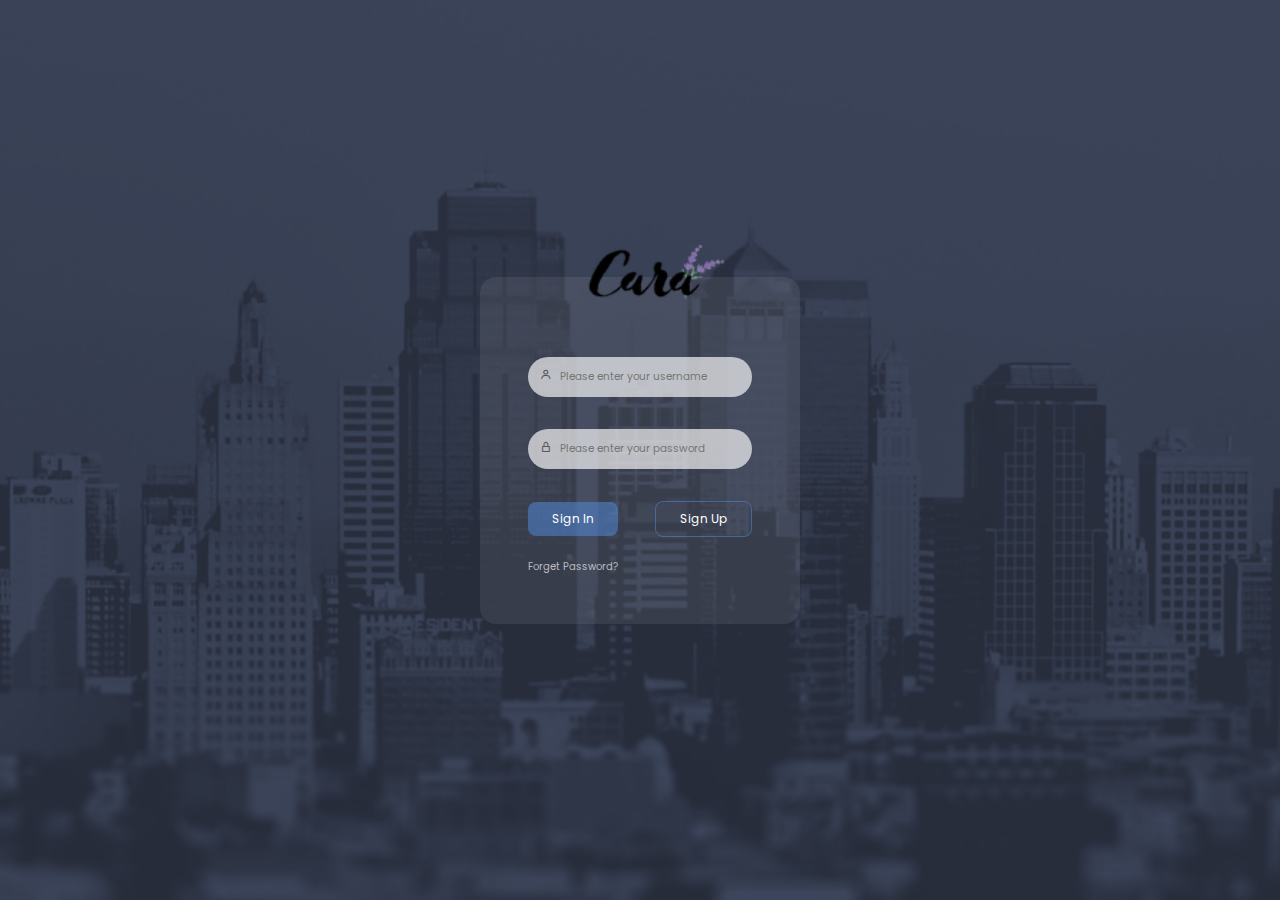
<file: public/login.html>
<!DOCTYPE html>
<html lang="en">
<head>
    <meta charset="UTF-8">
    <meta http-equiv="X-UA-Compatible" content="IE=edge">
    <meta name="viewport" content="width=device-width, initial-scale=1.0">

    <!--============ BOXICONS ============-->
    <link href='https://unpkg.com/boxicons@2.1.4/css/boxicons.min.css' rel='stylesheet'>
    <!--============ CSS ===========-->
    <link rel="stylesheet" href="/src/css/style.css">

    <title>Store Site</title>
</head>
<body>
    <div class="form__container">
        <form action="" class="form">
            <img src="/img/logo.png" alt="" class="form__img">
    
           <div class="form__data">
                <div class="form__data-input">
                    <i class='bx bx-user form__icon'></i>
                    <input type="text" placeholder="Please enter your username">
                </div>
    
                <div class="form__data-input">
                    <i class='bx bx-lock-alt form__icon'></i>
                    <input type="password" placeholder="Please enter your password">
                </div>
           </div>
    
           <div class="form__button">
            <button class="button__signin button">Sign In</button>

           <a href="/public/signup.html" class="button__signup button">Sign Up</a>
           </div>

           <div>
            <a href="#" class="forget__pass"> Forget Password?</a>
           </div>
    
        </form>
    
        
    </div>
</body>
</html>
</file>
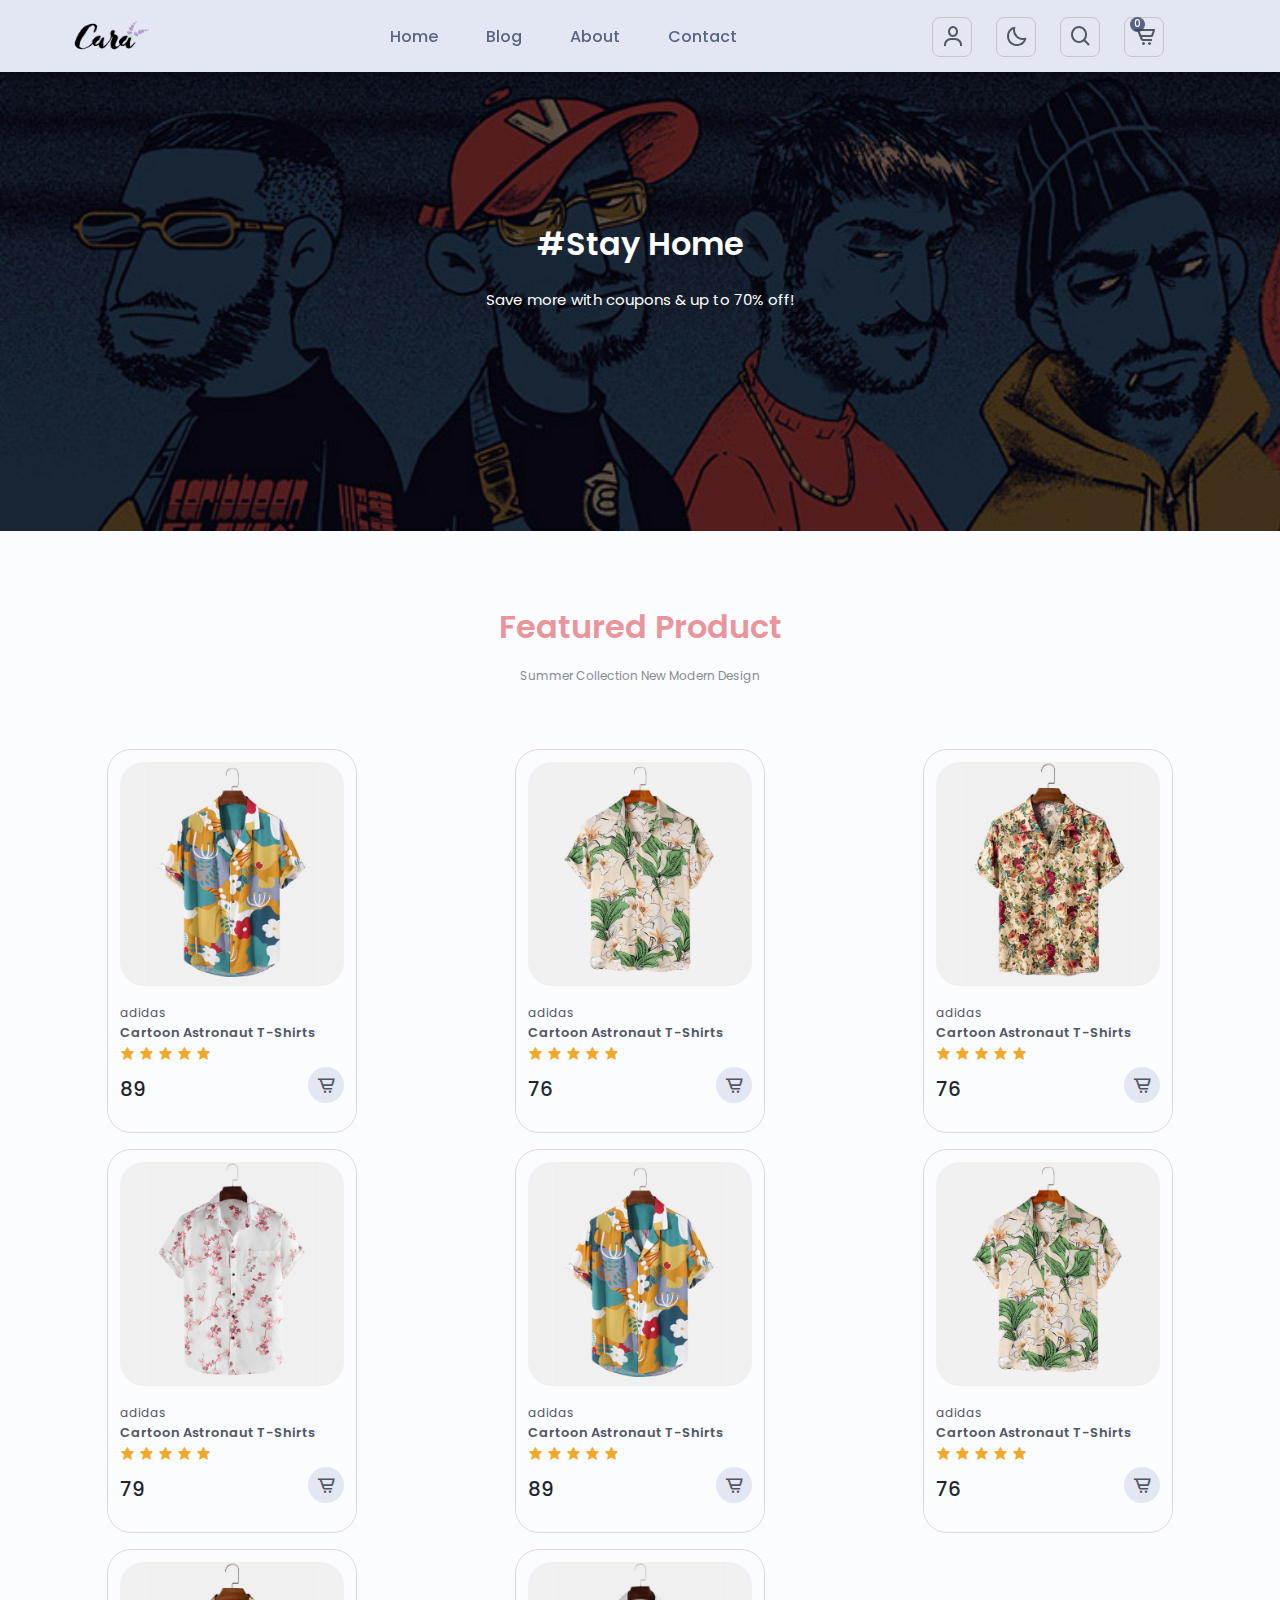
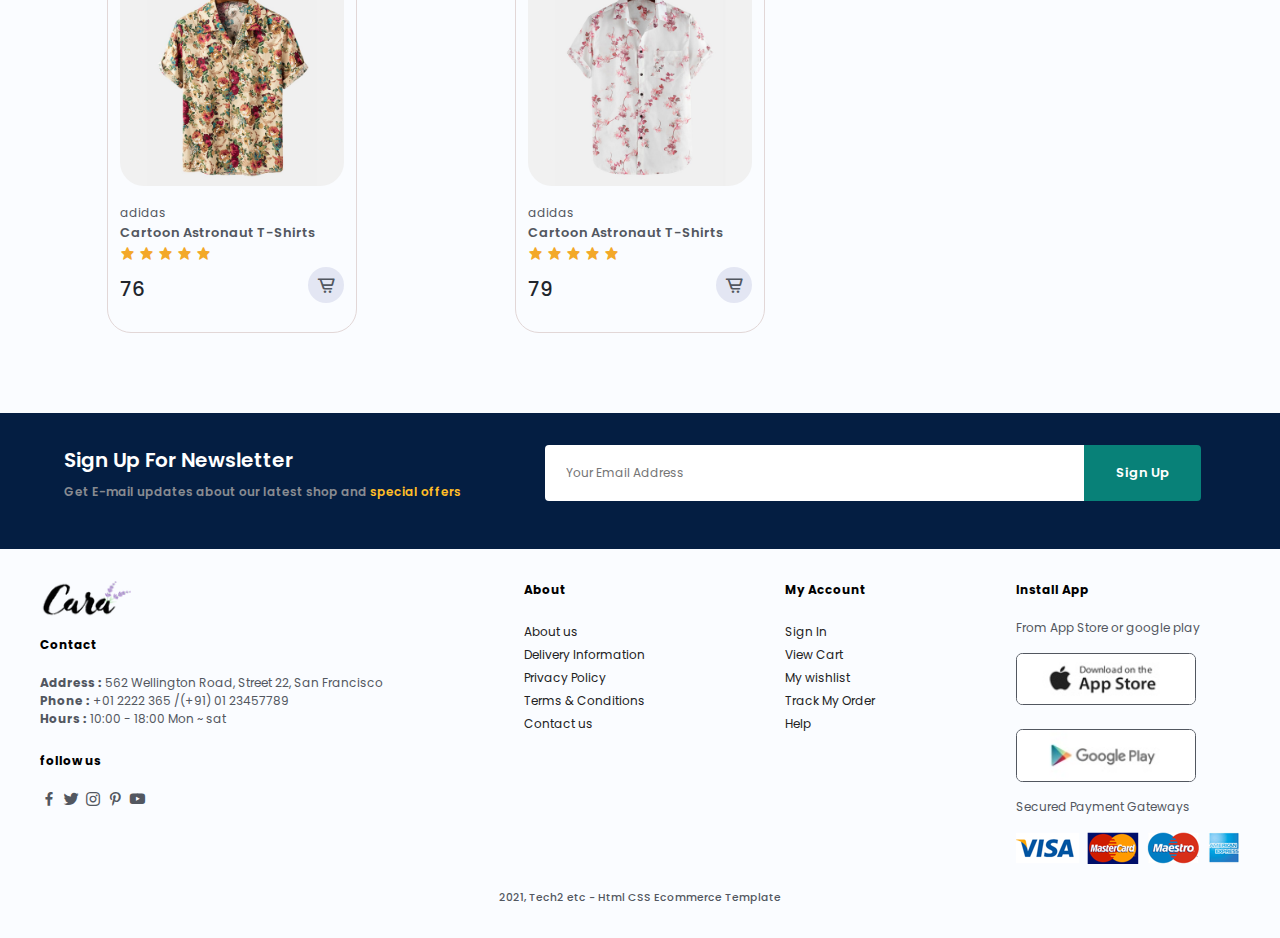
<file: public/shop.html>
<!DOCTYPE html>
<html lang="en">
<head>
    <meta charset="UTF-8">
    <meta http-equiv="X-UA-Compatible" content="IE=edge">
    <meta name="viewport" content="width=device-width, initial-scale=1.0">

    <!--============ BOXICONS ============-->
    <link href='https://unpkg.com/boxicons@2.1.4/css/boxicons.min.css' rel='stylesheet'>
    <!--============ CSS ===========-->
    <link rel="stylesheet" href="/src/css/style.css">

    <title>Store Site</title>
</head>
<body>
     <!--============ HEADER ============-->
     <header class="header">
        <nav class="nav container div">
            <img src="/img/logo.png" alt="" class="header__logo">


            <!-- menu in large devices -->

            <div class="nav__menu-desktop">
                <ul class="nav__list nav__desktop">
                    <li class="nav__menu-item">
                        <a href="index.html" class="nav__menu-link ">
                            Home
                        </a>
                    </li>
                    <li class="nav__menu-item">
                        <a href="blog.html" class="nav__menu-link">
                            Blog
                        </a>
                    </li>
                    <li class="nav__menu-item">
                        <a href="about.html" class="nav__menu-link">
                           About
                        </a>
                    </li>
                    <li class="nav__menu-item">
                        <a href="contact.html" class="nav__menu-link">
                            Contact
                        </a>
                    </li>
                </ul>
            </div>

            <div class="nav__icon-desktop">
                <ul class="nav__icon-list">
                    <li class="nav__item">
                        <a href="/public/login.html" class="nav__link  nav__link-icon">
                            <i class='bx bx-user nav__menu-icon'></i>
                        </a>
                    </li>
                    <li class="nav__item">
                        <a href="/public/shop.html" class="nav__link nav__link-icon">
                            <i class='bx bx-moon change-theme nav__menu-icon' id="theme-button"></i>
                        </a>
                    </li>
                    <li class="nav__item">
                        <a href="#" class="nav__link nav__link-icon">
                            <i class='bx bx-search nav__menu-icon'></i>
                        </a>
                    </li>
                    <li class="nav__item">
                        <a href="#" class="nav__link nav__link-icon">
                            <span>0</span>
                            <i class='bx bx-cart-alt nav__menu-icon'></i>
                        </a>
                    </li>

                </ul>
            </div>

            <!-- menu in small & medium devices -->
            <div class="nav__menu">
                <ul class="nav__list">
                    <li class="nav__item">
                        <a href="/public/login.html" class="nav__link ">
                            <i class='bx bx-user nav__menu-icon'></i>
                        </a>
                    </li>
                    <li class="nav__item">
                        <a href="/public/shop.html" class="nav__link">
                            <i class='bx bx-store nav__menu-icon'></i>
                        </a>
                    </li>
                    <li class="nav__item">
                        <a href="#" class="nav__link">
                            <i class='bx bx-search nav__menu-icon'></i>
                        </a>
                    </li>
                    <li class="nav__item">
                        <a href="#" class="nav__link">
                            <span>0</span>
                            <i class='bx bx-cart-alt nav__menu-icon'></i>
                        </a>
                    </li>
                </ul>
            </div>

            <div class="nav__icon">
                 <!-- Theme change button -->
             <i class='bx bx-moon change-theme' id="theme-button"></i>
             
             <!-- hamburger menu  icon-->
             <a href="#" class="hamburger__button"><i class='bx bx-menu'></i></a>
            </div>

            <!-- hamburger  menu -->
            <div class="hamburger__menu">
                <div class="menu__container">
                    <i class='bx bx-x menu__icon-close'></i>
                    <ul class="menu__list">
                        <li class="menu__item">
                            <a href="index.html" class="menu__link active-link-menu" target="blank">Home</a>
                        </li>
                        <li class="menu__item">
                            <a href="/public/blog.html" class="menu__link" target="blank">Blog</a>
                        </li>
                        <li class="menu__item">
                            <a href="about.html" class="menu__link" target="blank">About</a>
                        </li>
                        <li class="menu__item">
                            <a href="contact.html" class="menu__link" target="blank">Contact</a>
                        </li>
                    </ul>
                </div>
            </div>
        </nav>
    </header>

     <!--============ Shop Banner ============-->
     <section class="shop__banner">
        <h2 class="shop__title">#Stay Home</h2>
        <p class="shop__description">
           Save more with coupons & up to 70% off!
        </p>
     </section>


     <!--============ PRODUCT ============-->
    <section class="product section">
        <h2 class="section__title">Featured Product</h2>
        <span class="section__subtitle">
            Summer Collection New Modern Design
        </span>
        <div class="product__container container grid">
            <div class="product__data">
                <div class="product__card">
                    <img src="/img/products/f1.jpg" alt="" class="product__img">
                    <div class="product__info">
                        <span class="product__brand">adidas</span>
                        <h3 class="product__title">
                            Cartoon Astronaut T-Shirts
                        </h3>

                        <div class="product__stars">
                            <i class='bx bxs-star bx-flip-horizontal' style='color:#f3a829'  ></i>
                            <i class='bx bxs-star bx-flip-horizontal' style='color:#f3a829'  ></i>
                            <i class='bx bxs-star bx-flip-horizontal' style='color:#f3a829'  ></i>
                            <i class='bx bxs-star bx-flip-horizontal' style='color:#f3a829'  ></i>
                            <i class='bx bxs-star bx-flip-horizontal' style='color:#f3a829'  ></i>
                        </div>

                        <div class="product__details">
                            <p class="product__price">89</p>

                        <a href="" class="product__link">
                            <i class='bx bx-cart-alt product__link-icon'></i>
                        </a>
                        </div>
                    </div>
                </div>

                <div class="product__card">
                    <img src="/img/products/f2.jpg" alt="" class="product__img">
                    <div class="product__info">
                        <span class="product__brand">adidas</span>
                        <h3 class="product__title">
                            Cartoon Astronaut T-Shirts
                        </h3>

                        <div class="product__stars">
                            <i class='bx bxs-star bx-flip-horizontal' style='color:#f3a829'  ></i>
                            <i class='bx bxs-star bx-flip-horizontal' style='color:#f3a829'  ></i>
                            <i class='bx bxs-star bx-flip-horizontal' style='color:#f3a829'  ></i>
                            <i class='bx bxs-star bx-flip-horizontal' style='color:#f3a829'  ></i>
                            <i class='bx bxs-star bx-flip-horizontal' style='color:#f3a829'  ></i>
                        </div>

                       <div class="product__details">
                            <p class="product__price">76</p>

                            <a href="" class="product__link">
                                <i class='bx bx-cart-alt product__link-icon'></i>
                            </a>
                       </div>
                    </div>
                </div>

                <div class="product__card">
                    <img src="/img/products/f3.jpg" alt="" class="product__img">
                    <div class="product__info">
                        <span class="product__brand">adidas</span>
                        <h3 class="product__title">
                            Cartoon Astronaut T-Shirts
                        </h3>

                        <div class="product__stars">
                           <i class='bx bxs-star bx-flip-horizontal' style='color:#f3a829'  ></i>
                           <i class='bx bxs-star bx-flip-horizontal' style='color:#f3a829'  ></i>
                           <i class='bx bxs-star bx-flip-horizontal' style='color:#f3a829'  ></i>
                           <i class='bx bxs-star bx-flip-horizontal' style='color:#f3a829'  ></i>
                           <i class='bx bxs-star bx-flip-horizontal' style='color:#f3a829'  ></i>
                        </div>

                       <div class="product__details">
                            <p class="product__price">76</p>

                            <a href="" class="product__link">
                                <i class='bx bx-cart-alt product__link-icon'></i>
                            </a>
                       </div>
                    </div>
                </div>

                <div class="product__card">
                    <img src="/img/products/f4.jpg" alt="" class="product__img">
                    <div class="product__info">
                        <span class="product__brand">adidas</span>
                        <h3 class="product__title">
                            Cartoon Astronaut T-Shirts
                        </h3>

                        <div class="product__stars">
                            <i class='bx bxs-star bx-flip-horizontal' style='color:#f3a829'  ></i>
                            <i class='bx bxs-star bx-flip-horizontal' style='color:#f3a829'  ></i>
                            <i class='bx bxs-star bx-flip-horizontal' style='color:#f3a829'  ></i>
                            <i class='bx bxs-star bx-flip-horizontal' style='color:#f3a829'  ></i>
                            <i class='bx bxs-star bx-flip-horizontal' style='color:#f3a829'  ></i>
                        </div>

                        <div class="product__details">
                            <p class="product__price">79</p>

                            <a href="" class="product__link">
                                <i class='bx bx-cart-alt product__link-icon'></i>
                            </a>
                        </div>
                    </div>
                </div>

                <div class="product__card">
                    <img src="/img/products/f1.jpg" alt="" class="product__img">
                    <div class="product__info">
                        <span class="product__brand">adidas</span>
                        <h3 class="product__title">
                            Cartoon Astronaut T-Shirts
                        </h3>

                        <div class="product__stars">
                            <i class='bx bxs-star bx-flip-horizontal' style='color:#f3a829'  ></i>
                            <i class='bx bxs-star bx-flip-horizontal' style='color:#f3a829'  ></i>
                            <i class='bx bxs-star bx-flip-horizontal' style='color:#f3a829'  ></i>
                            <i class='bx bxs-star bx-flip-horizontal' style='color:#f3a829'  ></i>
                            <i class='bx bxs-star bx-flip-horizontal' style='color:#f3a829'  ></i>
                        </div>

                        <div class="product__details">
                            <p class="product__price">89</p>

                        <a href="" class="product__link">
                            <i class='bx bx-cart-alt product__link-icon'></i>
                        </a>
                        </div>
                    </div>
                </div>

                <div class="product__card">
                    <img src="/img/products/f2.jpg" alt="" class="product__img">
                    <div class="product__info">
                        <span class="product__brand">adidas</span>
                        <h3 class="product__title">
                            Cartoon Astronaut T-Shirts
                        </h3>

                        <div class="product__stars">
                            <i class='bx bxs-star bx-flip-horizontal' style='color:#f3a829'  ></i>
                            <i class='bx bxs-star bx-flip-horizontal' style='color:#f3a829'  ></i>
                            <i class='bx bxs-star bx-flip-horizontal' style='color:#f3a829'  ></i>
                            <i class='bx bxs-star bx-flip-horizontal' style='color:#f3a829'  ></i>
                            <i class='bx bxs-star bx-flip-horizontal' style='color:#f3a829'  ></i>
                        </div>

                       <div class="product__details">
                            <p class="product__price">76</p>

                            <a href="" class="product__link">
                                <i class='bx bx-cart-alt product__link-icon'></i>
                            </a>
                       </div>
                    </div>
                </div>

                <div class="product__card">
                    <img src="/img/products/f3.jpg" alt="" class="product__img">
                    <div class="product__info">
                        <span class="product__brand">adidas</span>
                        <h3 class="product__title">
                            Cartoon Astronaut T-Shirts
                        </h3>

                        <div class="product__stars">
                           <i class='bx bxs-star bx-flip-horizontal' style='color:#f3a829'  ></i>
                           <i class='bx bxs-star bx-flip-horizontal' style='color:#f3a829'  ></i>
                           <i class='bx bxs-star bx-flip-horizontal' style='color:#f3a829'  ></i>
                           <i class='bx bxs-star bx-flip-horizontal' style='color:#f3a829'  ></i>
                           <i class='bx bxs-star bx-flip-horizontal' style='color:#f3a829'  ></i>
                        </div>

                       <div class="product__details">
                            <p class="product__price">76</p>

                            <a href="" class="product__link">
                                <i class='bx bx-cart-alt product__link-icon'></i>
                            </a>
                       </div>
                    </div>
                </div>

                <div class="product__card">
                    <img src="/img/products/f4.jpg" alt="" class="product__img">
                    <div class="product__info">
                        <span class="product__brand">adidas</span>
                        <h3 class="product__title">
                            Cartoon Astronaut T-Shirts
                        </h3>

                        <div class="product__stars">
                            <i class='bx bxs-star bx-flip-horizontal' style='color:#f3a829'  ></i>
                            <i class='bx bxs-star bx-flip-horizontal' style='color:#f3a829'  ></i>
                            <i class='bx bxs-star bx-flip-horizontal' style='color:#f3a829'  ></i>
                            <i class='bx bxs-star bx-flip-horizontal' style='color:#f3a829'  ></i>
                            <i class='bx bxs-star bx-flip-horizontal' style='color:#f3a829'  ></i>
                        </div>

                        <div class="product__details">
                            <p class="product__price">79</p>

                            <a href="" class="product__link">
                                <i class='bx bx-cart-alt product__link-icon'></i>
                            </a>
                        </div>
                    </div>
                </div>
            </div>
        </div>
    </section>

     <!--============ NEWS LETTER ============-->
     <section class="newsletter">
        <div class="news__container grid">
                <div class="news__data">
                    <h2 class="news__title">
                        Sign Up For Newsletter
                    </h2>
    
                    <p class="news__description">
                        Get E-mail updates about our latest shop and <span>special offers</span>
                    </p>
                </div>
    
                <div class="news__form">
                    <input type="text" class="news__input" placeholder="Your Email Address">
    
                    <button class="news__button">Sign Up</button>
    
                </div>
        </div>
     </section>


    <!--============ FOOTER ============-->
    <footer class="footer">
        <div class="footer__container grid container">
            <div class="footer__data div">
                <div class="footer__col contact">
                    <img src="/img/logo.png" alt="" class="footer__logo">
                    <h4 class="footer__title ">Contact</h4>

                    <div class="footer__info">
                        <ul class="footer__list">
                            <p><strong>Address : </strong> 562 Wellington Road, Street 22, San Francisco</p>
                            <p><strong>Phone : </strong> +01 2222 365 /(+91) 01 23457789</p>
                            <p><strong>Hours :</strong> 10:00 - 18:00 Mon ~ sat</p>
                        </ul>
                    </div>

                    <div class="follow">
                        <h4 class="footer__title">
                            follow us
                        </h4>
                        <div class="follow__icon">
                            <ul class="follow__icon-list">
                                <i class='bx bxl-facebook'></i>
                                <i class='bx bxl-twitter'></i>
                                <i class='bx bxl-instagram'></i>
                                <i class='bx bxl-pinterest-alt'></i>
                                <i class='bx bxl-youtube'></i>
                            </ul>
                        </div>
                    </div>
                </div>

                <div class="footer__col about">
                    <h4 class="footer__title"> About</h4>

                    <div class="footer__info">
                        <ul class="footer__list">
                            <li class="footer__item">
                                <a href="#" class="footer__link">About us</a>
                            </li>
                            <li class="footer__item">
                                <a href="#" class="footer__link">Delivery Information</a>
                            </li>
                            <li class="footer__item">
                                <a href="#" class="footer__link">Privacy Policy</a>
                            </li>
                            <li class="footer__item">
                                <a href="#" class="footer__link">Terms & Conditions</a>
                            </li>
                            <li class="footer__item">
                                <a href="#" class="footer__link">Contact us</a>
                            </li>
                        </ul>
                    </div>
                </div>

                <div class="footer__col account">
                    <h4 class="footer__title">My Account</h4>

                    <div class="footer__info">
                        <ul class="footer__list">
                            <li class="footer__item">
                                <a href="#" class="footer__link">Sign In</a>
                            </li>
                            <li class="footer__item">
                                <a href="#" class="footer__link">View Cart</a>
                            </li>
                            <li class="footer__item">
                                <a href="#" class="footer__link">My wishlist</a>
                            </li>
                            <li class="footer__item">
                                <a href="#" class="footer__link">Track My Order</a>
                            </li>
                            <li class="footer__item">
                                <a href="#" class="footer__link">Help</a>
                            </li>
                        </ul>
                    </div>
                </div>

                <div class="footer__col installapp">
                    <h4 class="footer__title">
                        Install App
                    </h4>

                    <p class="footer__text">
                        From App Store or google play
                    </p>

                    <div class="footer__app-img">
                        <img src="/img/pay/app.jpg" alt="">
                        <img src="/img/pay/play.jpg" alt="">
                    </div>

                    <p class="footer__text">Secured Payment Gateways</p>
                    <img src="/img/pay/pay.png" alt="" class="installapp__img">
                </div>
            </div>

            <div class="footer__copy">
                <p>2021, Tech2 etc - Html CSS Ecommerce Template</p>
            </div>
        </div>
    </footer>
    
    <!--============ SCRIPT ============-->
    <script src="/src/js/app.js"></script>
</body>
</html>
</file>
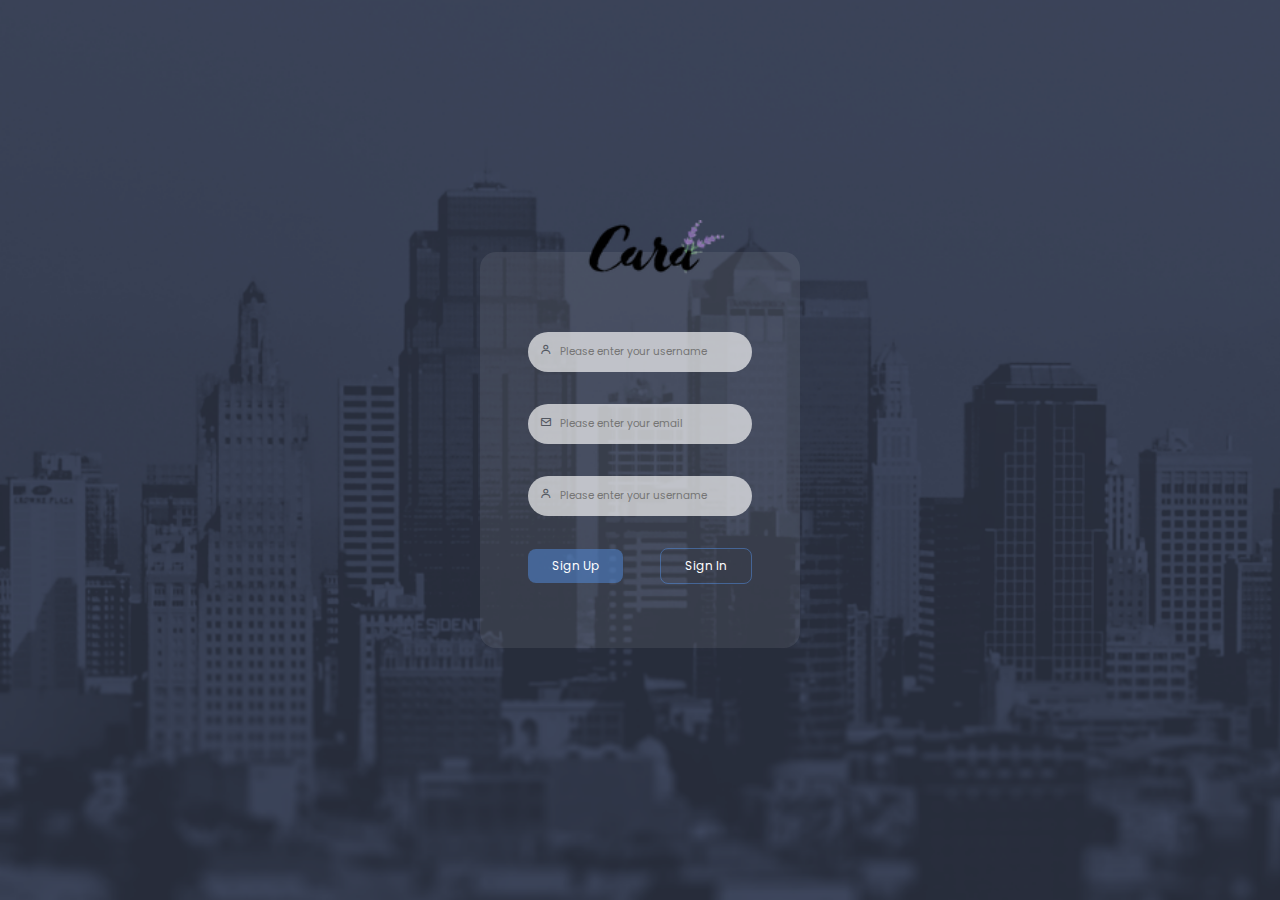
<file: public/signup.html>
<!DOCTYPE html>
<html lang="en">
<head>
    <meta charset="UTF-8">
    <meta http-equiv="X-UA-Compatible" content="IE=edge">
    <meta name="viewport" content="width=device-width, initial-scale=1.0">

    <!--============ BOXICONS ============-->
    <link href='https://unpkg.com/boxicons@2.1.4/css/boxicons.min.css' rel='stylesheet'>
    <!--============ CSS ===========-->
    <link rel="stylesheet" href="/src/css/style.css">

    <title>Store Site</title>
</head>
<body>
    <div class="form__container">
        <form action="" class="form">
            <img src="/img/logo.png" alt="" class="form__img">
    
           <div class="form__data">
                <div class="form__data-input">
                    <i class='bx bx-user form__icon'></i>
                    <input type="text" placeholder="Please enter your username">
                </div>
    
                <div class="form__data-input">
                    <i class='bx bx-envelope form__icon'></i>
                    <input type="email" placeholder="Please enter your email">
                </div>

                <div class="form__data-input">
                    <i class='bx bx-user form__icon'></i>
                    <input type="text" placeholder="Please enter your username">
                </div>
           </div>
    
           <div class="form__button">
            <button class="button__signin button">Sign Up</button>

           <a href="/public/login.html" class="button__signup button">Sign In</a>
           </div>
    
        </form>
    
        
    </div>
</body>
</html>
</file>
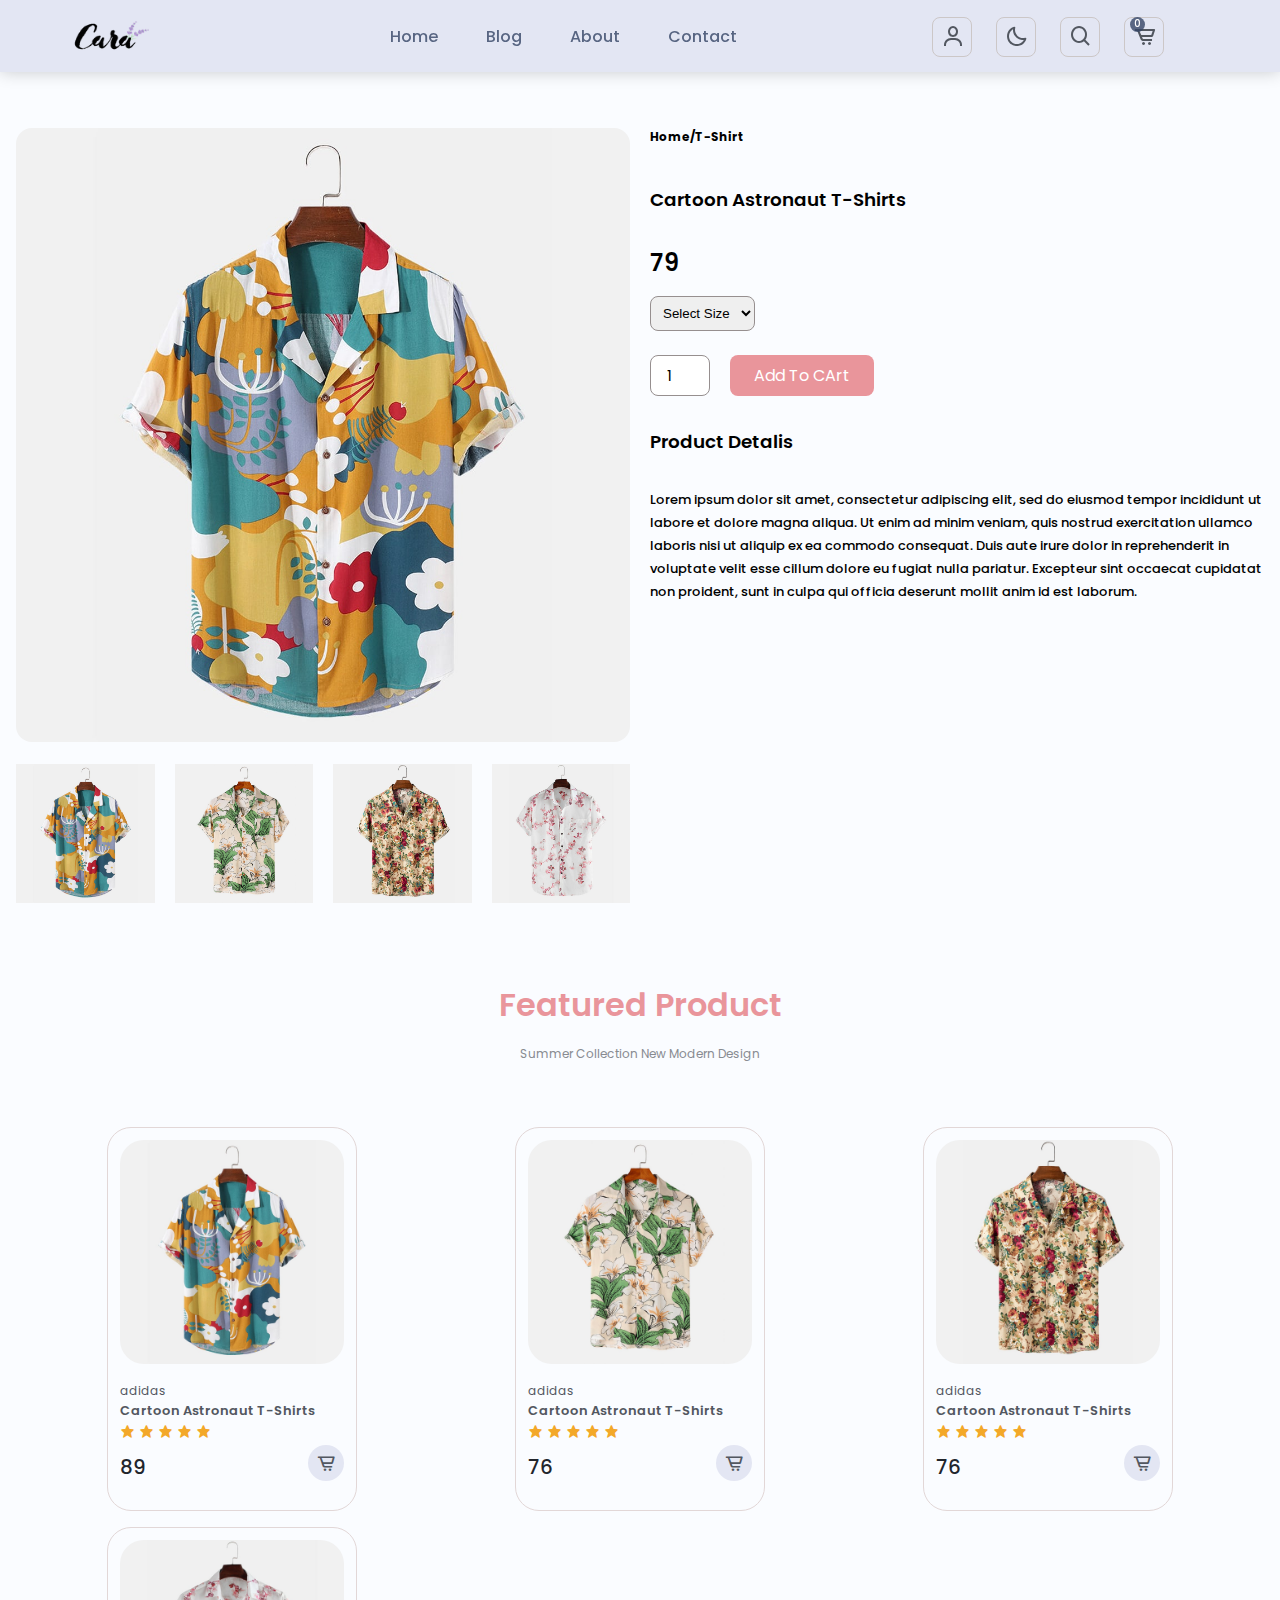
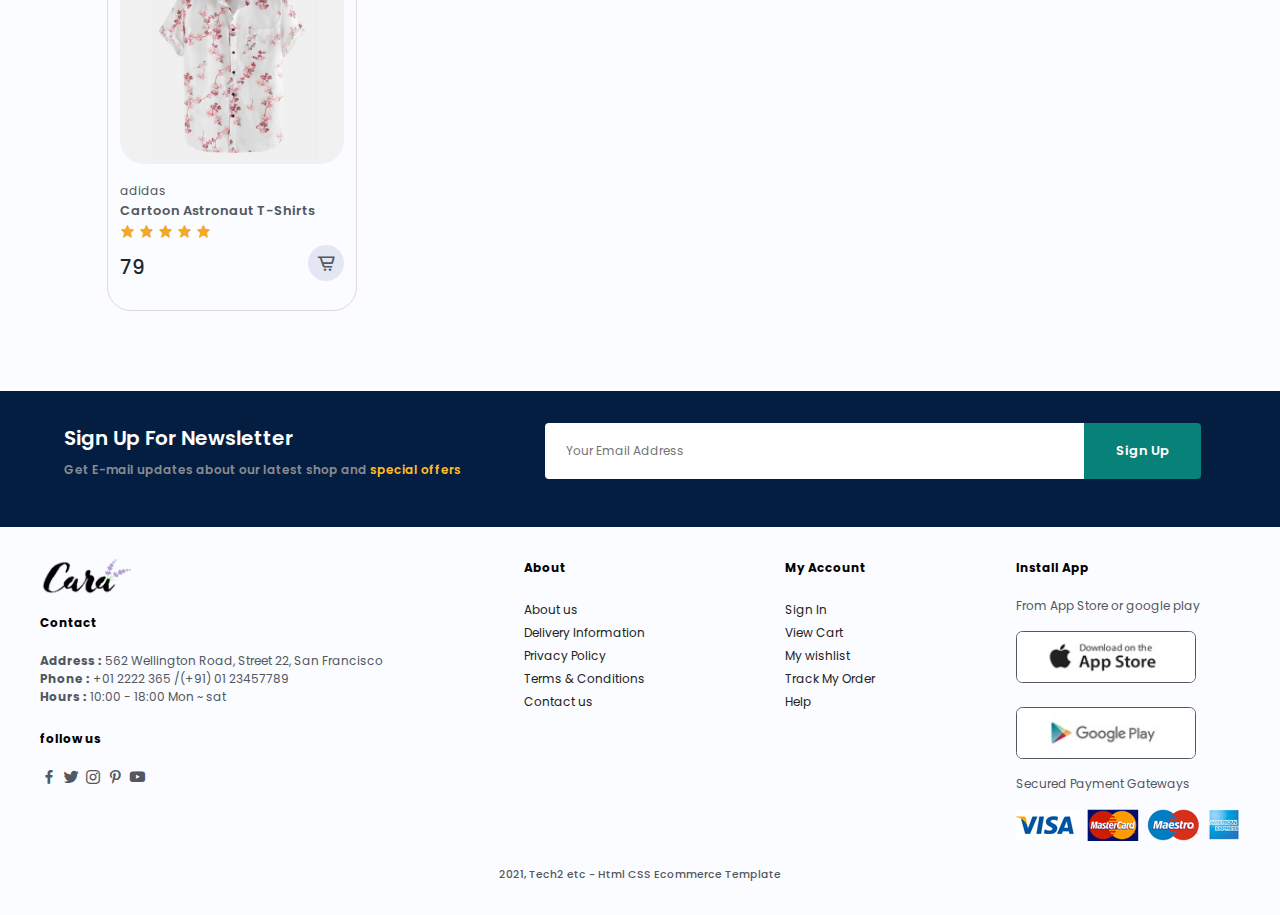
<file: public/singleProduct.html>
<!DOCTYPE html>
<html lang="en">
<head>
    <meta charset="UTF-8">
    <meta http-equiv="X-UA-Compatible" content="IE=edge">
    <meta name="viewport" content="width=device-width, initial-scale=1.0">

    <!--============ BOXICONS ============-->
    <link href='https://unpkg.com/boxicons@2.1.4/css/boxicons.min.css' rel='stylesheet'>
    <!--============ CSS ===========-->
    <link rel="stylesheet" href="/src/css/style.css">

    <title>Store Site</title>
</head>
<body>
    <!--============ HEADER ============-->
    <header class="header">
        <nav class="nav container div">
            <img src="/img/logo.png" alt="" class="header__logo">


            <!-- menu in large devices -->

            <div class="nav__menu-desktop">
                <ul class="nav__list nav__desktop">
                    <li class="nav__menu-item">
                        <a href="#" class="nav__menu-link ">
                            Home
                        </a>
                    </li>
                    <li class="nav__menu-item">
                        <a href="/public/blog.html" class="nav__menu-link">
                            Blog
                        </a>
                    </li>
                    <li class="nav__menu-item">
                        <a href="/public/about.html" class="nav__menu-link">
                           About
                        </a>
                    </li>
                    <li class="nav__menu-item">
                        <a href="/public/contact.html" class="nav__menu-link">
                            Contact
                        </a>
                    </li>
                </ul>
            </div>

            <div class="nav__icon-desktop">
                <ul class="nav__icon-list">
                    <li class="nav__item">
                        <a href="/public/login.html" class="nav__link  nav__link-icon">
                            <i class='bx bx-user nav__menu-icon'></i>
                        </a>
                    </li>
                    <li class="nav__item">
                        <a href="/public/shop.html" class="nav__link nav__link-icon">
                            <i class='bx bx-moon change-theme nav__menu-icon' id="theme-button"></i>
                        </a>
                    </li>
                    <li class="nav__item">
                        <a href="#" class="nav__link nav__link-icon">
                            <i class='bx bx-search nav__menu-icon'></i>
                        </a>
                    </li>
                    <li class="nav__item">
                        <a href="#" class="nav__link nav__link-icon">
                            <span>0</span>
                            <i class='bx bx-cart-alt nav__menu-icon'></i>
                        </a>
                    </li>

                </ul>
            </div>

            <!-- menu in small & medium devices -->
            <div class="nav__menu">
                <ul class="nav__list">
                    <li class="nav__item">
                        <a href="/public/login.html" class="nav__link ">
                            <i class='bx bx-user nav__menu-icon'></i>
                        </a>
                    </li>
                    <li class="nav__item">
                        <a href="/public/shop.html" class="nav__link">
                            <i class='bx bx-store nav__menu-icon'></i>
                        </a>
                    </li>
                    <li class="nav__item">
                        <a href="#" class="nav__link">
                            <i class='bx bx-search nav__menu-icon'></i>
                        </a>
                    </li>
                    <li class="nav__item">
                        <a href="#" class="nav__link">
                            <span>0</span>
                            <i class='bx bx-cart-alt nav__menu-icon'></i>
                        </a>
                    </li>
                </ul>
            </div>

            <div class="nav__icon">
                 <!-- Theme change button -->
             <i class='bx bx-moon change-theme' id="theme-button"></i>
             
             <!-- hamburger menu  icon-->
             <a href="#" class="hamburger__button"><i class='bx bx-menu'></i></a>
            </div>

            <!-- hamburger  menu -->
            <div class="hamburger__menu">
                <div class="menu__container">
                    <i class='bx bx-x menu__icon-close'></i>
                    <ul class="menu__list">
                        <li class="menu__item">
                            <a href="index.html" class="menu__link active-link-menu" target="blank">Home</a>
                        </li>
                        <li class="menu__item">
                            <a href="/public/blog.html" class="menu__link" target="blank">Blog</a>
                        </li>
                        <li class="menu__item">
                            <a href="about.html" class="menu__link" target="blank">About</a>
                        </li>
                        <li class="menu__item">
                            <a href="contact.html" class="menu__link" target="blank">Contact</a>
                        </li>
                    </ul>
                </div>
            </div>
        </nav>
    </header>

    <!-- ============ Single Product ============-->
    <section class="single-product">

        <div class="sproduct__container container grid">
            <div class="single-pro__img">
                <img src="/img/products/f1.jpg" alt="" class="main-img">

                <div class="small__img-group grid">
                    <div class="small__img-col">
                        <img src="/img/products/f1.jpg" alt="" class="smallimg">
                    </div>

                    <div class="small__img-col">
                        <img src="/img/products/f2.jpg" alt="" class="smallimg">
                    </div>

                    <div class="small__img-col">
                        <img src="/img/products/f3.jpg" alt="" class="smallimg">
                    </div>

                    <div class="small__img-col">
                        <img src="/img/products/f4.jpg" alt="" class="smallimg">
                    </div>
                </div>

            </div>

            <div class="single-pro__details">
                <h6> Home/T-Shirt</h6>
                <h3>Cartoon Astronaut T-Shirts</h3>
                <h2> 79</h2>

                <select>
                    <option >Select Size</option>
                    <option >XL</option>
                    <option >XXL</option>
                    <option >Small</option>
                    <option >Large</option>
                </select>

                <div class="single-pro__data">
                    <input type="number" value="1">
                 <button class="button">Add To CArt</button>
                </div>
                <h3>Product Detalis</h3>
                <span>Lorem ipsum dolor sit amet, consectetur adipiscing elit, sed do eiusmod tempor incididunt
                    ut labore et dolore magna aliqua. Ut enim ad minim veniam, quis nostrud exercitation ullamco
                    laboris nisi ut aliquip ex ea commodo consequat. Duis aute irure dolor in reprehenderit in 
                    voluptate velit esse cillum dolore eu fugiat nulla pariatur. Excepteur sint occaecat cupidatat
                    non proident, sunt in culpa qui officia deserunt mollit anim id est laborum.
                </span>
            </div>
        </div>

    </section>
    

    <!--============ PRODUCT ============-->
    <section class="product section">
        <h2 class="section__title">Featured Product</h2>
        <span class="section__subtitle">
            Summer Collection New Modern Design
        </span>
        <div class="product__container container grid">
            <div class="product__data">
                <div class="product__card">
                    <img src="/img/products/f1.jpg" alt="" class="product__img">
                    <div class="product__info">
                        <span class="product__brand">adidas</span>
                        <h3 class="product__title">
                            Cartoon Astronaut T-Shirts
                        </h3>

                        <div class="product__stars">
                            <i class='bx bxs-star bx-flip-horizontal' style='color:#f3a829'  ></i>
                            <i class='bx bxs-star bx-flip-horizontal' style='color:#f3a829'  ></i>
                            <i class='bx bxs-star bx-flip-horizontal' style='color:#f3a829'  ></i>
                            <i class='bx bxs-star bx-flip-horizontal' style='color:#f3a829'  ></i>
                            <i class='bx bxs-star bx-flip-horizontal' style='color:#f3a829'  ></i>
                        </div>

                        <div class="product__details">
                            <p class="product__price">89</p>

                        <a href="" class="product__link">
                            <i class='bx bx-cart-alt product__link-icon'></i>
                        </a>
                        </div>
                    </div>
                </div>

                <div class="product__card">
                    <img src="/img/products/f2.jpg" alt="" class="product__img">
                    <div class="product__info">
                        <span class="product__brand">adidas</span>
                        <h3 class="product__title">
                            Cartoon Astronaut T-Shirts
                        </h3>

                        <div class="product__stars">
                            <i class='bx bxs-star bx-flip-horizontal' style='color:#f3a829'  ></i>
                            <i class='bx bxs-star bx-flip-horizontal' style='color:#f3a829'  ></i>
                            <i class='bx bxs-star bx-flip-horizontal' style='color:#f3a829'  ></i>
                            <i class='bx bxs-star bx-flip-horizontal' style='color:#f3a829'  ></i>
                            <i class='bx bxs-star bx-flip-horizontal' style='color:#f3a829'  ></i>
                        </div>

                       <div class="product__details">
                            <p class="product__price">76</p>

                            <a href="" class="product__link">
                                <i class='bx bx-cart-alt product__link-icon'></i>
                            </a>
                       </div>
                    </div>
                </div>

                <div class="product__card">
                    <img src="/img/products/f3.jpg" alt="" class="product__img">
                    <div class="product__info">
                        <span class="product__brand">adidas</span>
                        <h3 class="product__title">
                            Cartoon Astronaut T-Shirts
                        </h3>

                        <div class="product__stars">
                           <i class='bx bxs-star bx-flip-horizontal' style='color:#f3a829'  ></i>
                           <i class='bx bxs-star bx-flip-horizontal' style='color:#f3a829'  ></i>
                           <i class='bx bxs-star bx-flip-horizontal' style='color:#f3a829'  ></i>
                           <i class='bx bxs-star bx-flip-horizontal' style='color:#f3a829'  ></i>
                           <i class='bx bxs-star bx-flip-horizontal' style='color:#f3a829'  ></i>
                        </div>

                       <div class="product__details">
                            <p class="product__price">76</p>

                            <a href="" class="product__link">
                                <i class='bx bx-cart-alt product__link-icon'></i>
                            </a>
                       </div>
                    </div>
                </div>

                <div class="product__card">
                    <img src="/img/products/f4.jpg" alt="" class="product__img">
                    <div class="product__info">
                        <span class="product__brand">adidas</span>
                        <h3 class="product__title">
                            Cartoon Astronaut T-Shirts
                        </h3>

                        <div class="product__stars">
                            <i class='bx bxs-star bx-flip-horizontal' style='color:#f3a829'  ></i>
                            <i class='bx bxs-star bx-flip-horizontal' style='color:#f3a829'  ></i>
                            <i class='bx bxs-star bx-flip-horizontal' style='color:#f3a829'  ></i>
                            <i class='bx bxs-star bx-flip-horizontal' style='color:#f3a829'  ></i>
                            <i class='bx bxs-star bx-flip-horizontal' style='color:#f3a829'  ></i>
                        </div>

                        <div class="product__details">
                            <p class="product__price">79</p>

                            <a href="" class="product__link">
                                <i class='bx bx-cart-alt product__link-icon'></i>
                            </a>
                        </div>
                    </div>
                </div>
            </div>
        </div>
    </section>

    <!--============ NEWS LETTER ============-->
    <section class="newsletter">
    <div class="news__container grid">
            <div class="news__data">
                <h2 class="news__title">
                    Sign Up For Newsletter
                </h2>

                <p class="news__description">
                    Get E-mail updates about our latest shop and <span>special offers</span>
                </p>
            </div>

            <div class="news__form">
                <input type="text" class="news__input" placeholder="Your Email Address">

                <button class="news__button">Sign Up</button>

            </div>
    </div>
    </section>


    <!--============ FOOTER ============-->
    <footer class="footer">
        <div class="footer__container grid container">
            <div class="footer__data div">
                <div class="footer__col contact">
                    <img src="/img/logo.png" alt="" class="footer__logo">
                    <h4 class="footer__title ">Contact</h4>

                    <div class="footer__info">
                        <ul class="footer__list">
                            <p><strong>Address : </strong> 562 Wellington Road, Street 22, San Francisco</p>
                            <p><strong>Phone : </strong> +01 2222 365 /(+91) 01 23457789</p>
                            <p><strong>Hours :</strong> 10:00 - 18:00 Mon ~ sat</p>
                        </ul>
                    </div>

                    <div class="follow">
                        <h4 class="footer__title">
                            follow us
                        </h4>
                        <div class="follow__icon">
                            <ul class="follow__icon-list">
                                <i class='bx bxl-facebook'></i>
                                <i class='bx bxl-twitter'></i>
                                <i class='bx bxl-instagram'></i>
                                <i class='bx bxl-pinterest-alt'></i>
                                <i class='bx bxl-youtube'></i>
                            </ul>
                        </div>
                    </div>
                </div>

                <div class="footer__col about">
                    <h4 class="footer__title"> About</h4>

                    <div class="footer__info">
                        <ul class="footer__list">
                            <li class="footer__item">
                                <a href="#" class="footer__link">About us</a>
                            </li>
                            <li class="footer__item">
                                <a href="#" class="footer__link">Delivery Information</a>
                            </li>
                            <li class="footer__item">
                                <a href="#" class="footer__link">Privacy Policy</a>
                            </li>
                            <li class="footer__item">
                                <a href="#" class="footer__link">Terms & Conditions</a>
                            </li>
                            <li class="footer__item">
                                <a href="#" class="footer__link">Contact us</a>
                            </li>
                        </ul>
                    </div>
                </div>

                <div class="footer__col account">
                    <h4 class="footer__title">My Account</h4>

                    <div class="footer__info">
                        <ul class="footer__list">
                            <li class="footer__item">
                                <a href="#" class="footer__link">Sign In</a>
                            </li>
                            <li class="footer__item">
                                <a href="#" class="footer__link">View Cart</a>
                            </li>
                            <li class="footer__item">
                                <a href="#" class="footer__link">My wishlist</a>
                            </li>
                            <li class="footer__item">
                                <a href="#" class="footer__link">Track My Order</a>
                            </li>
                            <li class="footer__item">
                                <a href="#" class="footer__link">Help</a>
                            </li>
                        </ul>
                    </div>
                </div>

                <div class="footer__col installapp">
                    <h4 class="footer__title">
                        Install App
                    </h4>

                    <p class="footer__text">
                        From App Store or google play
                    </p>

                    <div class="footer__app-img">
                        <img src="/img/pay/app.jpg" alt="">
                        <img src="/img/pay/play.jpg" alt="">
                    </div>

                    <p class="footer__text">Secured Payment Gateways</p>
                    <img src="/img/pay/pay.png" alt="" class="installapp__img">
                </div>
            </div>

            <div class="footer__copy">
                <p>2021, Tech2 etc - Html CSS Ecommerce Template</p>
            </div>
        </div>
    </footer>
    
    <!--============ SCRIPT ============-->
    <script src="/src/js/app.js"></script>
</body>
</html>
</file>
<file: src/css/style.css>
/* ============ Fonts ============ */
@import url('https://fonts.googleapis.com/css2?family=Poppins:wght@400;500;600&display=swap');

:root{
    --header-height: 3.5rem;

    /* ========== Colors ========== */
    /*Color mode HSL(hue, saturation, lightness)*/
    /* 
        Purple: hsl(250, 66%, 75%)
        Blue: hsl(207, 90%, 72%)
        Pink: hsl(356, 66%, 75%)
        Teal: hsl(174, 63%, 62%)
    */

    --first-hue: 356;
    --sat: 66%;
    --lig: 75%;
    --second-hue: 219;
    --first-color: hsl(var(--first-hue),var(--sat),var(--lig));
    --first-color-alt: hsl(var(--first-hue),var(--sat),71%);
    --text-color-light: hsl(var(--second-hue), 4%, 55%);
    --text-color-white : #fff;
    --title-color : hsl(var(--second-hue),15% , 15%);
    --text-color : hsl(var(--second-hue),8% ,35%);
    --body-color : hsl(var(--second-hue),100% , 99%);
    --container-color : #fff;


    /* ========== Font & Typography ========== */
    --body-font : 'Poppins' , sans-serif;
    --biggest-font-size: 1.75rem;
    --h1-font-size : 1.5rem;
    --h2-font-size : 1.25rem;
    --h3-font-size: 1rem;
    --normal-font-siza:.938rem;
    --small-font-size:.813rem;
    --smaller-font-size :.75rem;
    --tiny-font-size: .625rem;

    /* ========== Font weight ========== */
    --font-medium : 500;
    --font-semibold : 600;
    
    /* ============ Border ============*/

    --border: 1px solid rgb(226, 215, 215);
}

/* ============ BASE ========== */
*{
    margin: 0;
    padding: 0;
    box-sizing: border-box;
}

html{
    scroll-behavior: smooth;
}

body,
input,
textarea,
button{
    font-family: var(--body-font) ;
    font-size: var(--normal-font-siza);
}

body{
    background-color: var(--body-color);
    color: var(--text-color);
    transition: .4s ; /* for light mode animation */
}

h1,h2,h3{
    font-weight: var(--font-semibold);
}

ul{
    list-style: none;
}

a{
    text-decoration: none;
}

button{
    border: none;
    outline: none;
    cursor: pointer;
}

img{
    height: auto;
    width: 100%;
}

/* ============ REUSABLE CSS CLASSES ============ */
.container{
    max-width: 1300px;
    margin-left: 1rem;
    margin-right: 1rem;
}

.grid{
    display: grid;
    gap: 1.25rem;
}

.main{
    overflow: hidden;
}

.section{
    padding: 4.5rem 0 1rem;
}
.section-p{
    padding: 0 30px;
}
.section__title,
.section__subtitle{
    text-align: center;
}

.section__title{
    color: var(--first-color);
    font-size: var(--h1-font-size);
    margin-bottom: 1rem;
}

.section__subtitle{
    display: block;
    color: var(--text-color-light);
    font-size: var(--small-font-size);
    margin-bottom: 4rem ;
}
.button{
    background-color: var(--first-color);
    color: var(--text-color-white);
    padding: .5rem 1.5rem;
    font-size: 1rem;
    border-radius: .5rem;
    border: none;
    outline: none;
    cursor: pointer;
}

/* ============ HEADER ============ */
.header{
    position: fixed;
    top: 0;
    left: 0;
    width: 100%;
    box-shadow: 0 0 16px rgba(0,0,0,.2) ;
    height: var(--header-height);
    background-color: #e3e6f3;
    z-index: 10;
}
.nav{
    display: flex;
    align-items: center;
    justify-content: space-between;
    column-gap: 2rem;
}
.header__logo{
    width: 110px;
}

/*  menu in large devices */

.nav__menu-desktop{
    visibility: hidden;
    opacity: 0;
    margin: 1rem auto ;
    
}
.nav__desktop{
    display: flex;
    /* column-gap: 3rem; */
  
}

.nav__menu-link{
    color: hsla(var(--second-hue),32% , 30% , .8);
    font-size: 1rem;
    font-weight: var(--font-medium);
    display: flex;
    padding: .5rem .25rem;
    margin-left: 1.5rem;
}

.nav__icon-desktop{
    visibility: hidden;
    opacity: 0;
}
.nav__icon-list{
    display: flex;
    align-items: center;
    justify-content: space-between;
}

.nav__link-icon{
    border: 1px solid #ccc7c7;
    width: 40px;
    height: 40px;
    border-radius: .5rem;
    padding: .75rem .5rem;
    display: flex;
    margin: 0 .75rem;
    align-items: center;
    
    
}

/* menu in small & medium devices */

/* hamburger_ menu */

.menu__container{
    background-color:  hsla(var(--second-hue),32% , 30% , 3.8);
    padding: 3rem 1.5rem 0;
    position: fixed;
    top: 0;
    right: 0;
    height: 58%;
    width: 100%;
    transition: .4s;
    visibility: hidden;
    opacity: 0;
}

.menu__list{
    display: grid;
    row-gap: 1rem;
    position: relative;
}
.menu__link{
    color: var(--text-color-white);
    font-size: var(--h3-font-size);
}

.menu__icon-close{
    color: var(--text-color-white);
    font-size: 1.5rem;
    margin-bottom: 2rem;
}

.nav__menu{
    position: fixed;
    bottom: 1rem;
    background-color: var(--container-color);
    box-shadow: 0 0 16px rgba(0,0,0, .2);
    width: 90%;
    border-radius: 2rem;
    padding: 1rem 2.5rem;
    backdrop-filter: blur(10px);
    visibility: visible;
    opacity: 1;
}
.nav__list{
    display: flex;
    align-items: center;
    justify-content: space-between;
    column-gap: 1rem;
}

.nav__item {
    position: relative;
}

.nav__item span{
    width: 15px;
    height: 15px;
    background-color: hsla(var(--second-hue),32% , 30% , .8);
    font-size: 10px;
    color: white;
    border-radius: 50%;
    display: flex;
    align-items: center;
    justify-content: center;
    position: absolute;
    top: 0;
    left: 1.15rem;
}
.nav__link{
    color: hsla(var(--second-hue),32% , 30% , .8);
    font-size: 1.25rem;
    font-weight: var(--font-medium);
    display: flex;
    padding: .5rem .5rem;
}

.nav__icon{
    position: fixed;
    right: 1.5rem;
    top: 1rem;
    font-size: 1.5rem;
}
.hamburger__button{
    color: var(--text-color);
}


/* ============ Hero ============= */
.hero__container{
    background-color: #e3e6f3;
    display: flex;
    align-items: center;
    justify-content: center;
    height: 50vh;
    width: 100%;
    padding: 0 1rem;
    margin-top: 3.5rem; 
    overflow: hidden;
}

.hero__info{
    width: 40%;
    position: relative;
}
.hero__img{
    width: 300px;
    height: 300px;
    position: absolute;
    right: -3.5rem;
    top:-5rem;   

}
.hero__data{
    line-height: 1.95rem;
}
.hero__data h2{
    color: var(--text-color);
    font-size: var(--h3-font-size);
    font-weight: var(--font-medium);
}
.hero__data h1{
    color: var(--first-color);
    font-size: var(--h1-font-size);
    font-weight: var(--font-medium);
}
.hero__data span{
    color: var(--text-color);
    font-size: var(--small-font-size);
}

.hero__button{
    margin-top: 2rem;
}


/* ============ Feature ============ */
.feature__container{
    margin-top: 2rem;
}

.feature__data{
    display: grid;
    grid-template-columns: repeat(2,1fr);
    gap: 1rem;
}

.feature__card{
    border: var(--border);
    border-radius: 4px;
    transition: .4s;
}

.feature__card:hover{
    box-shadow: 5px 5px 24px rgba(70, 62, 221, 0.2);
}

.feature__img {
    width: 100%;
    padding: 1rem .5rem;
}

.feature__img img{
    width: 100%;
}

.feature__button{
    margin-bottom: 1.5rem;
    display: block;
    text-align: center;
}

.feature__link{
    background-color: #d1e8f2;
    font-weight: var(--font-medium);
    color: #088178;
    padding: .5rem .5rem;
    border-radius: .25rem;
    font-size: var(--smaller-font-size);
}

.feature__card:nth-child(2) .feature__link{
    background-color:#fddde4;
    color: #df6680;
}

.feature__card:nth-child(3) .feature__link{
    background-color:#cdebbc;
    color: #3f642a;
}

.feature__card:nth-child(4) .feature__link{
    background-color:#cdd4f8;
    color: #424e8f;
}

.feature__card:nth-child(5) .feature__link{
    background-color:#f6dbf6;
    color: #7c527c;
}

.feature__card:nth-child(6) .feature__link{
    background-color:#fff2e5;
    color: #7c5f41;
}

/* ============ Product ============ */

.product__data{
    display: grid;
    row-gap: 2.5rem;
    margin: 0 1.25rem;
}

.product__card{
    border: var(--border);
    border-radius: 1.5rem;
    padding: .75rem;
    transition: .4s;
}

.product__card:hover{
    box-shadow: 5px 5px 24px rgb(70 62 221 / 20%);
}

.product__img{
    border-radius: 1.5rem;
}

.product__info{
    margin-top: .5rem;
    margin-bottom: 1rem;
}

.product__brand{
    font-size: var(--smaller-font-size);
}
.product__title{
    font-size: var(--small-font-size);
}

.product__details{
    display: flex;
    align-items: center;
    justify-content: space-between;
}

.product__price{
    color: var(--title-color);
    font-weight: var(--font-medium);
    padding-top: .5rem;
    font-size: 1.25rem;
}

.product__link{
    /* background: linear-gradient(180deg, #2c3e50 , #bdc3c7); */
    background-color: #e3e6f3;
    color:var(--text-color);
    padding: .5rem.5rem;
    border-radius: 2rem;
    display: flex;
}
.product__link-icon{
    font-size: 1.25rem;
}

/* ============ Banner ============ */

.banner__container{
    margin-top: 5rem;
    background-image: url('/img/banner/b2.jpg');
    background-size: cover;
    background-position: center;
    width: 100%;
    height: 40vh;
    display: flex;
    flex-direction: column;
    align-items: center;
    justify-content: center;
    text-align: center;
}

.banner__info h3,
.banner__info h1{
    color: var(--text-color-white);
    font-weight: var(--font-medium);
}

.banner__info h3{
    margin-bottom: 1.5rem;
}

.banner__info h1{
    margin-bottom: 1.5rem;
    line-height: 3rem;
}

.banner__info h1 span{
    color: red;
}

.banner__button{
    font-size: var(--body-font);
    padding: 1rem 2rem;
    color: rgb(20, 19, 19);
    font-weight: var(--font-medium);
}

/* ============ Blog ============ */

.blog__data{
    display: grid;
    row-gap: 2.5rem;
    margin: 0 1.25rem;
}

.blog__card{
    border: var(--border);
    border-radius: 1.5rem;
    padding: .75rem;
    position: relative;
    transition: .4s;
}

.blog__card:hover{
    box-shadow: 5px 5px 24px rgb(70 62 221 / 20%);
}

.blog__img{
    width: 100%;
    height: 200px;
    object-fit:cover;
    border-radius: 1.5rem;
    margin-bottom: 2rem;
}

.blog__title{
    font-size: .9rem;
    color: #2c3e50;
}

.blog__description{
    font-size: var(--small-font-size);
    padding: 1rem 2rem 1rem 0;
}

.blog__button{
    color: #2c3e50;
    font-weight: var(--font-medium);
    font-size: .8rem ;
    margin-bottom: 1.5rem;
    position: relative;

}

.blog__button::after{
    content: '';
    width: 40px;
    height: 2px;
    background-color: #2c3e50;
    position: absolute;
    transform: translate(.25rem ,.75rem);
}

.blog__date{
    position: absolute;
    top:-1rem;
    left: 1rem;
    font-size: 1.75rem;
    font-weight: var(--font-medium);
    color: #bdc3c7;
    z-index: -1;

}

/* ============ Small Banner ============ */
.sm-banner{
    margin-top: 3rem;
}
.banner_box1,
.banner_box2{
    background-image: url('/img/banner/b17.jpg');
    background-size: cover;
    width: 100%;
    height: 200px;
    display: flex;
    flex-direction: column;
    align-items: flex-start;
    justify-content: center;
    padding: 0 2rem;
    color: var(--text-color-white);
}

.banner_box2{
    background-image: url('/img/banner/b10.jpg');
}

.sm-banner__title{
    font-weight: 300;
    font-size: 1.15rem;
    margin-bottom: .5rem;
}

.sm-banner__info{
    font-weight: 500;
    font-size: 1.5rem;
    margin-bottom: .25rem ;
}

.sm-banner-details{
    font-size: var(--small-font-size);
}
.sm-banner__button{
    display: inline-block;
    color: var(--text-color-white);
    background: transparent;
    border: 1px solid white;
    margin-top: .5rem;
    padding: .5rem .75rem;
    font-weight: 400;
    font-size: var(--small-font-size);
}


/* ============ News Letter ============ */

.news__container{
    background-color: #041e42;
    margin-top: 4rem;
    padding: 2rem 4rem;
    width: 100%;      
}

.news__title{
    color: var(--text-color-white);
    font-size: var(--h2-font-size);
    font-weight: 600;
    margin-bottom: .5rem;
}

.news__description{
    font-size: var(--smaller-font-size);
    color: var(--text-color-light);
    margin-bottom: .5rem;
    font-weight: 600;
}
.news__description span{
    color: #ffbd27 ;
}
.news__form{
    display: flex;
    justify-items: center;
    align-items: center;
    margin-bottom: 1rem;
}

.news__form .news__input{
    padding: 0 1.25rem;
    border-radius: 4px 0 0 4px;
    font-size: var(--smaller-font-size);
    color: var(--title-color);
    height: 3.5rem;
    outline: none;
    border:  1px solid transparent;
    width: 100%;
}

.news__button{
    padding: 0 2rem;
    height: 3.5rem;
    font-size: var(--small-font-size);
    color: var(--text-color-white);
    background-color: #088178;
    white-space: nowrap;
    font-weight: 600;
    border-radius: 0 4px 4px 0;
    margin-left: -.5rem;
}

/* ============ Footer ============ */
.footer__container{
   margin: 2rem 2.5rem;
}
.footer__data{
  display: flex;
  flex-wrap: wrap;
  justify-content: space-between;
}

.footer__logo{
    width: 130px;
    padding-bottom: .75rem;
}

.footer__title{
    font-size: var(--smaller-font-size);
    padding-bottom: 1.25rem;
    color: #000;
}

.footer__list{
    padding-bottom: 1.5rem;
}

.footer__list p,
.footer__text{
    font-size: var(--smaller-font-size);
}

.follow__icon-list{
    padding: 0 0 1rem;
}

.follow__icon-list i{
    font-size: 1.15rem;
}

.footer__item a{
    font-size: var(--smaller-font-size);
    color: #222;
}

.footer__app-img{
    width: 180px;
    padding: 1rem 0;
    display: flex;
    flex-wrap: wrap;
    row-gap: 1.5rem;
}

.footer__app-img img{
    border: 1px solid var(--text-color);
    border-radius: .4rem;
}

.installapp__img{
   padding-top: 1rem; 
}

.footer__copy{
    text-align: center;
    width: 100%;
    font-size: .665rem;
    font-weight: 500;
}


/* ============ Responsive ============ */

/* For small devices */

@media screen and (max-width :400px){

    /* hero */
    .hero__data{
        z-index: 1;
    }

    .hero__img{
        width: 280px;
    }

    /* banners */
    .banner__info h1{
        padding: 0 .5rem;
    }

    .sm-banner__data{
        display: flex;
        flex-wrap: wrap;
    }

    .sm-banner__title{
        font-size: 1rem;
    }

    .sm-banner__info {
        font-size: 1.15rem;
    }
}

/* For medium devices */

 @media screen and (min-width: 450px){
    /* nav menu */
    .nav__menu{
        width: 400px;
        margin: 0 auto;
        left: 0;
        right: 0;
    }

    /* hero */
    .hero__img{
        width: 350px;
        height: 400px;
        position: absolute;
        right: -4.5rem;
        top: -8rem;
    }
    
    /* feature */
    .feature__data{
        grid-template-columns: repeat(2,160px);
        justify-content: center;
        gap: 2rem;
        margin: 0 2rem;
    }

    /* product & blog */
    .product__card,
    .blog__card{
        width: 300px;
        margin: 0 auto;
    }

    /* newsletter */
    
    .news__form{
        width: 100%;
    }
}



@media screen and (min-width: 700px){
    /* header */
    .header{
        height: 4.5rem;
    }

    .nav{
        padding: 0 3.5rem;
    }

    .nav__icon{
        right: 5rem;
    }

    .nav__link{
        color: var(--text-color);
        font-size: 1.5rem;
    }

    /* hero */
    .hero__img{
        right: -3rem;
        width: 400px;
    }

    /* feature */
    .feature__data{
        grid-template-columns: repeat(3,160px);
    }

    /* product & blog */
    .product__data,
    .blog__data{
        grid-template-columns: repeat(2,1fr);
        align-items: center;
        justify-content: center;
        gap: 1.5rem;
    }

    .product__card,
    .blog__card{
        width: 280px;
    }

    /* small banner */
    .sm-banner__container{
        grid-template-columns: repeat(2,1fr);
        padding: 0 20px;
    }

    /* newsletter */
    .news__container{
        grid-template-columns:  40% 57%;
    }

    .news__form{
        width: 100%;
        margin-right: 2rem;
    }

}

/* For Larg devices */

@media screen and (min-width: 900px){

    .section__title{
        font-size: 2rem;
    }

    .section__subtitle{
        font-size: .75rem;
    }

    /* menu */
    .menu__container{
        height: 100%;
        width: 30%;
    }

    /* hero */
    .hero__container{
        height: 60vh;
    }

    .hero__data h2{
        font-size: 2rem;
        margin-bottom: 1rem;
    }

    .hero__data h1{
        font-size: 2.25rem;
        margin-bottom: 1rem;
    }

    .hero__img{
        width: 350px;
        height: 350px;
        position: absolute;
        right: -3.5rem;
        top: -7rem;
    }

    /* feature */

    .feature__data{
        grid-template-columns: repeat(3,200px);
    }

    /* product & blog */
    .product__data,
    .blog__data{
        grid-template-columns: repeat(3,1fr);
        align-items: center;
        justify-content: center;
        gap: 1.5rem;
    }

    .product__card,
    .blog__card{
        width: 250px;
        height: auto;
    }

    .blog__img{
        margin-bottom: .5rem;
    }

    /* banner */
    .banner__info h3{
        font-size: 2rem;
    }

    /* small banner */
    .sm-banner__box{
        height: 300px;
    }

    .sm-banner-details{
        margin-right: 2rem;
    }

} 

@media screen and (min-width:1000px){

    /* header */
    .nav__menu{
        visibility: hidden;
        opacity: 0;
    }

    .nav__menu-desktop{
        visibility: visible;
        opacity: 1;
    }

    .nav__icon-desktop{
        visibility: visible;
        opacity: 1;
    }
    .nav__icon{
        visibility: hidden;
        opacity: 0;
    }
    .menu__container{
        visibility: hidden;
        opacity: 0;
    }
    .nav__icon-desktop{
        visibility: visible;
        opacity:1;
    }
    

    /* hero */
    .hero__img{
        width: 420px;
        height: 420px;
        position: absolute;
        right: -9.5rem;
        top: -12rem;
    }

    /* feature */
    .feature__data{
        grid-template-columns: repeat(5,170px);
        gap: 1rem;
    }

    /* product & blog */
    .product__data,
    .blog__data{
        grid-template-columns: repeat(3,1fr);
        align-items: center;
        justify-content: center;
        gap: 1rem;
     }

   
}

@media screen and (min-width:1300px){
    /* feature */
    .feature__data{
        grid-template-columns: repeat(6,170px);
        gap: 1rem;
    }

    /* product & blog */
    .product__data,
    .blog__data{
        grid-template-columns: repeat(4,1fr);
        align-items: center;
        justify-content: center;
        gap: 1rem;
     }

}
@media screen and (min-width:1400px){
    .container{
        margin:  auto;
        left: 0;
        right: 0;
    }

    .feature__data{
        margin-top: 2rem;
    }

}


/* End Of Home Page */


/* ============ PAGE ABOUT ============*/

.about__banner{
    background-image: url('/img/about/banner.png');
    background-size: cover;
    display: flex;
    align-items: center;
    justify-content: center;
    flex-direction: column;
    height: 59vh;
    width: 100%;
    padding: 1rem;
}

.about__title{
    color: var(--text-color-white);
    font-size: 2rem;
    margin-bottom: 1.25rem ;
}

.about__description{
    color: var(--text-color-white);
    font-size: var(--normal-font-siza);
}

.about__info{
    margin: 3rem 0;
}

.about__data{
    margin: 2rem 0 3rem;
}

.about__data-title{
    font-size: 1.75rem;
    margin-bottom: 1.25rem;
}

.about__app-title{
    font-size: 2rem;
    text-align: center;
    margin-bottom: 2rem;
}

.about__app-video{
    width: 70%;
    height: 100%;
    margin: 30px auto 0 ;
}

.about__app-video video{
    width: 100%;
    height: 100%;
    border-radius: 20px;
}

/* Responsive About Paga */

@media screen and (min-width:650px){
    .about__info{
        grid-template-columns: repeat(2,1fr);
        align-items: center;
        justify-content: center;
        column-gap: 2rem;
    }
}


/* End of About page */


/* ============ Contact Page ============ */

.contact__banner{
    background-image: url('/img/about/banner.png');
    background-size: cover;
    display: flex;
    align-items: center;
    justify-content: center;
    flex-direction: column;
    height: 59vh;
    width: 100%;
    padding: 1rem;
}

.contact__title{
    color: var(--text-color-white);
    font-size: 2rem;
    margin-bottom: 1.25rem ;
}

.contact__description{
    color: var(--text-color-white);
    font-size: var(--normal-font-siza);
}

.contact-section{
    margin: 3rem 2rem;
}

.contact__data{
    margin-bottom: 1.5rem;
}

.contact__data-title,
.contact__data h1,
.contact__data h3{
    margin-bottom: 1rem;
}

.contact__data-title{
    font-size: var(--small-font-size);
}

.contact__data h1{
    font-size: 1.25rem;
}
.contact__data h3{
    font-size: var(--small-font-size);
    color: #000;
}

.contact__item{
    display: flex;
    align-items: center;
    gap: 1rem;
    margin-bottom: .75rem;
}

.contact__icon{
    color: #000;
    font-weight: 500;
    font-size: 1.15rem;
}

.contact__item p{
    font-size: var(--smaller-font-size) ;
}


/* contact form */

.contact__form-container{
    border: 1px solid #e1e1e1;
    padding: 1rem;
}

.form__details p{
    font-size: var(--small-font-size);
    margin-bottom: 1rem ;
}

.form__details h2{
    font-size: 1.25rem;
    margin-bottom: 1rem ;
}

.form__contact-input{
    display: flex;
    flex-direction: column;
    row-gap: 1rem;
}

.form__contact-input input,
textarea{
    outline: none;
    border: 1px solid #e1e1e1;
    padding: .75rem .75rem;
    font-size: var(--smaller-font-size);
}

textarea{
    height: 20vh;
    resize: none;
}

.form__details button{
    margin-top: 1.5rem;
}

.people{
    margin-top: 1.5rem;
}

.people__data{
    display: flex;
    align-items: flex-start;
    column-gap: .75rem;
    margin-bottom: 2rem;
}
.people__data img{
    width: 60px;
}

.people__info h3{
    font-size: var(--small-font-size);
    color: #000;
}

.people__details-item{
    font-size: var(--smaller-font-size);
    margin-bottom: .5rem;
}


/* Responsive Contact Page */
@media screen and (min-width:700px){
    .contact__container{
        grid-template-columns: repeat(2,1fr);
        column-gap: 2rem;
    }

    .contact__icon{
        font-size: 1.5rem;
    }

    .contact__form-container{
        grid-template-columns: repeat(2,1fr);
        column-gap: 5rem;
    }
}

@media screen and (min-width:900px){

    .contact__form-container{
        column-gap: 10rem;
    }
}

/* End of contact Page */

/* ========== SHOP PAGE ============ */
.shop__banner{
    background-image: url('/img/banner/b1.jpg');
    background-size: cover;
    display: flex;
    align-items: center;
    justify-content: center;
    flex-direction: column;
    height: 59vh;
    width: 100%;
    padding: 1rem;
}

.shop__title{
    color: var(--text-color-white);
    font-size: 2rem;
    margin-bottom: 1.25rem ;
}

.shop__description{
    color: var(--text-color-white);
    font-size: var(--normal-font-siza);
}

/* End of shop page */

/* ============ SINGLE PRODUCT PAGE ============ */

.sproduct__container{
    margin-top: 8rem;
}
.main-img{
    width: 100%;
    border-radius: 1rem;

}

.small__img-group{
    width: 100%;
    grid-template-columns: repeat(4,1fr);
    margin-top: 1rem;

}

.small__img-col{
    cursor: pointer;
}


.single-pro__details h6{
    font-size: var(--smaller-font-size);
    color: #000;
    margin-bottom: 2.5rem;
}

.single-pro__details h3{
    font-size: 1.15rem;
    margin-bottom: 2rem;
    color: #000;
}

.single-pro__details h2{
    font-size: 1.5rem;
    margin-bottom: 1rem;
    color: #000;
}

.single-pro__details select{
    padding: .5rem;
    margin-bottom: 1.5rem;
    border-radius: .5rem;
    border: 1px solid #968f8f;
}

.single-pro__data{
    margin-bottom: 2rem;
}
.single-pro__data input{
    width: 60px;
    padding: 0.5rem 1rem;
    color: #000;
    margin-right: 1rem;
    border-radius: .5rem;
    border: 1px solid #968f8f;
    outline: none;
}

.single-pro__details span{
    color: #000;
    font-size: var(--small-font-size);
    font-weight: 500;
}

/* responsive single product page */

@media screen and (min-width: 700px){
    .sproduct__container{
        grid-template-columns: repeat(2,1fr);
        
    }
}

@media screen and (min-width: 1300px){
    .single-pro__details span{
        font-size: 1rem;
    }
    .single-pro__img,
    .single-pro__details{
        width: 70%;
        margin: 0 auto;
    }
}


/* End of single product page page */


/* ============ BLOG PAGE ============ */

.blog__banner{
    background-image: url('/img/banner/b19.jpg');
    background-size: cover;
    display: flex;
    align-items: center;
    justify-content: center;
    flex-direction: column;
    height: 59vh;
    width: 100%;
    padding: 1rem;
}

.blog-title{
    color: var(--text-color-white);
    font-size: 2rem;
    margin-bottom: 1.25rem ;
}

.blog-description{
    color: var(--text-color-white);
    font-size: var(--normal-font-siza);
}

/* ============ LOGIN & SIGNUP PAGE ============ */
.form__container{
    background-image: url('/img/about/banner.png');
    background-size: cover;
    width: 100%;
    height: 100vh;
    display: flex;
    align-items: center;
    justify-content: center;
    
}

.form{
    background-color: #f7f7f715;
    width: 320px;
    height: auto;
    padding: 3rem;
    border-radius: 1rem;
    position: relative;
    
    
}

.form__data{
    margin-top: 2rem;
}

.form__img{
    width: 200px;
    position: absolute;
    top: -2rem;
    left: 6.5rem;
}

.form__data-input{
    position: relative;
    margin-bottom: 2rem;
    background-color: rgba(255, 255, 255, 0.658);
    border-radius: 2rem;
    height: 40px;
    width: 100%;
    display: flex;
    align-items: center;
    justify-content: center;
}

.form__data-input input{
    font-size: .65rem;
    background: transparent;
    outline: none;
    border: none;
    width: 100%;
    padding-left: 2rem;
}

.form__icon{
    color: var(--text-color); 
    font-size: .75rem;
    position: absolute;
    top: .75rem;
    left: .75rem;   
}

.form__button{
    display: flex;
    align-items: center;
    justify-content: space-between;
}

.button__signin{
    background-color: #518cdd83;
    font-size: .75rem;
    margin-bottom: 1rem;
}

.button__signup{
    background-color: transparent;
    border: 1px solid #518cdd83;
    font-size: .75rem;
    margin-bottom: 1rem;
    transition: .4s;
}

.button__signup:hover,
.button__signin:hover{
    background-color: #3e7dd483;
}

.forget__pass{
    color: rgba(255, 255, 255, 0.658);
    font-size: var(--tiny-font-size);
}
</file>
